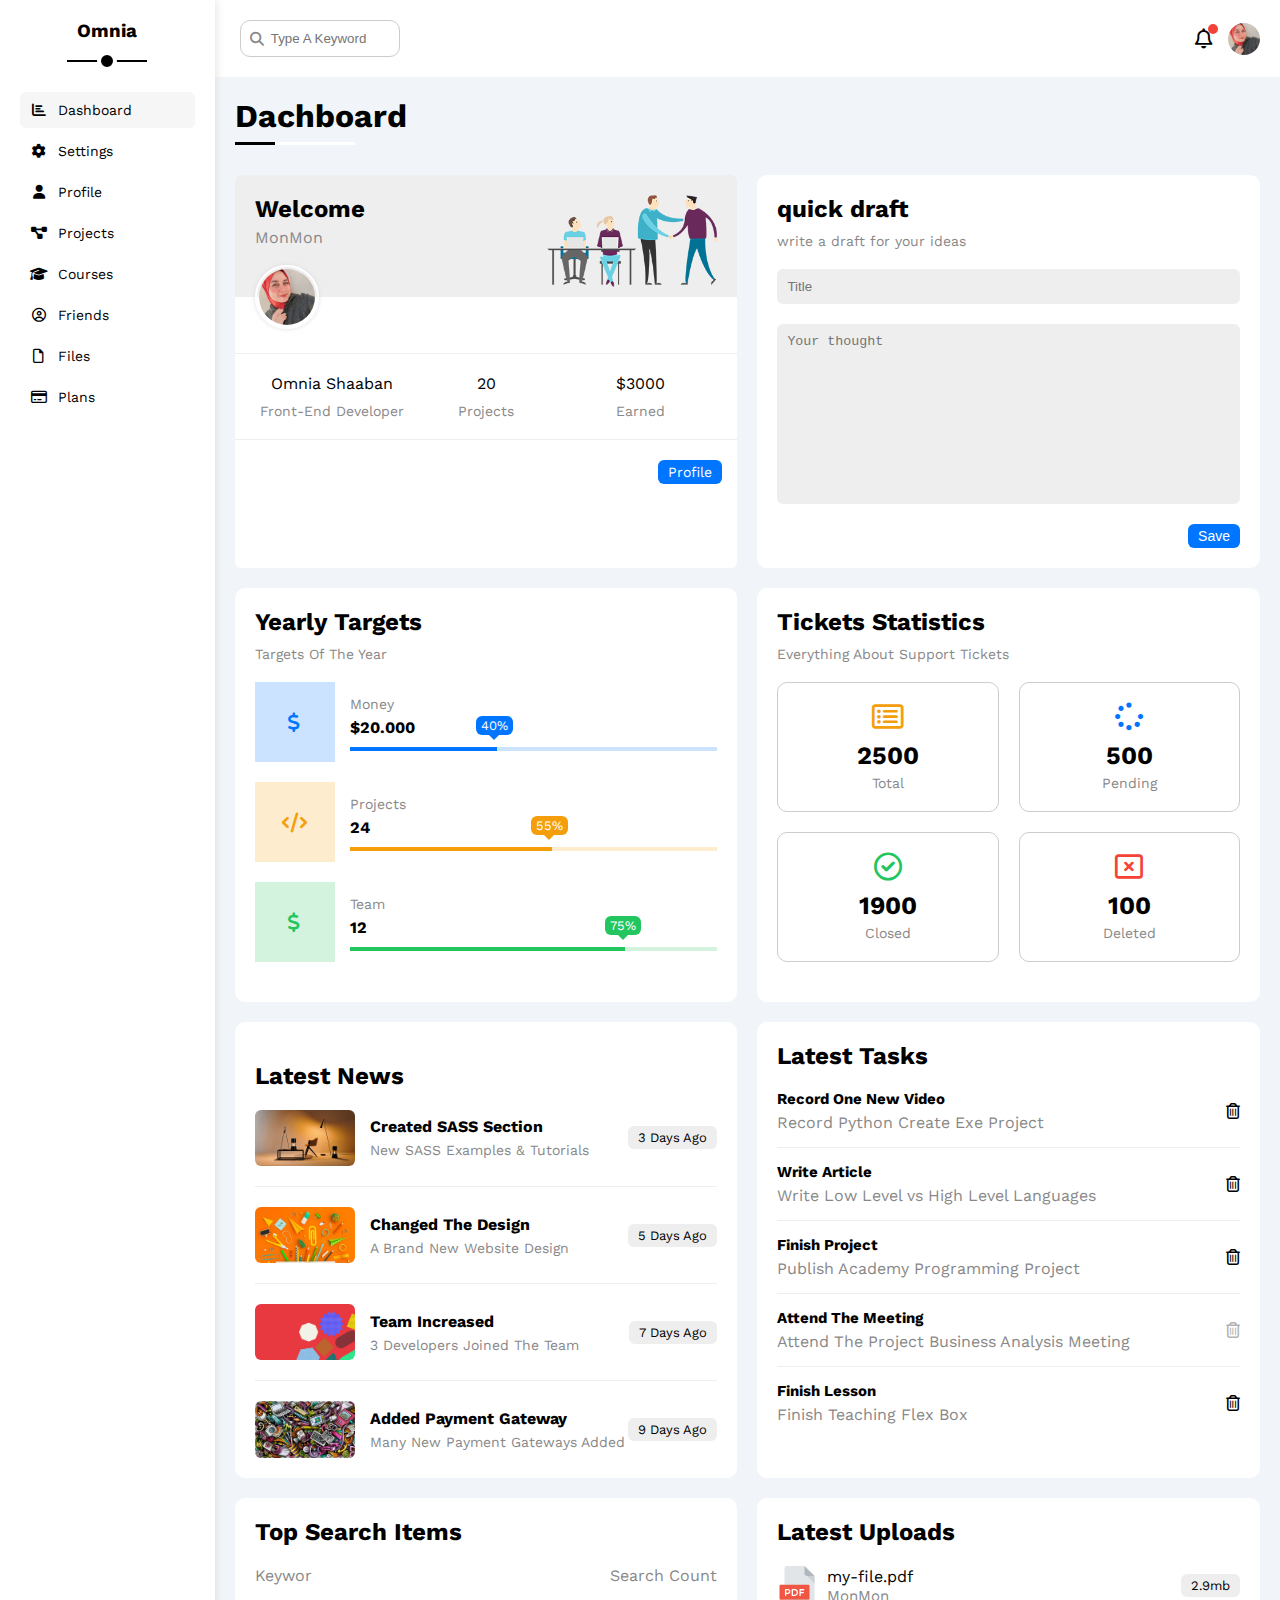
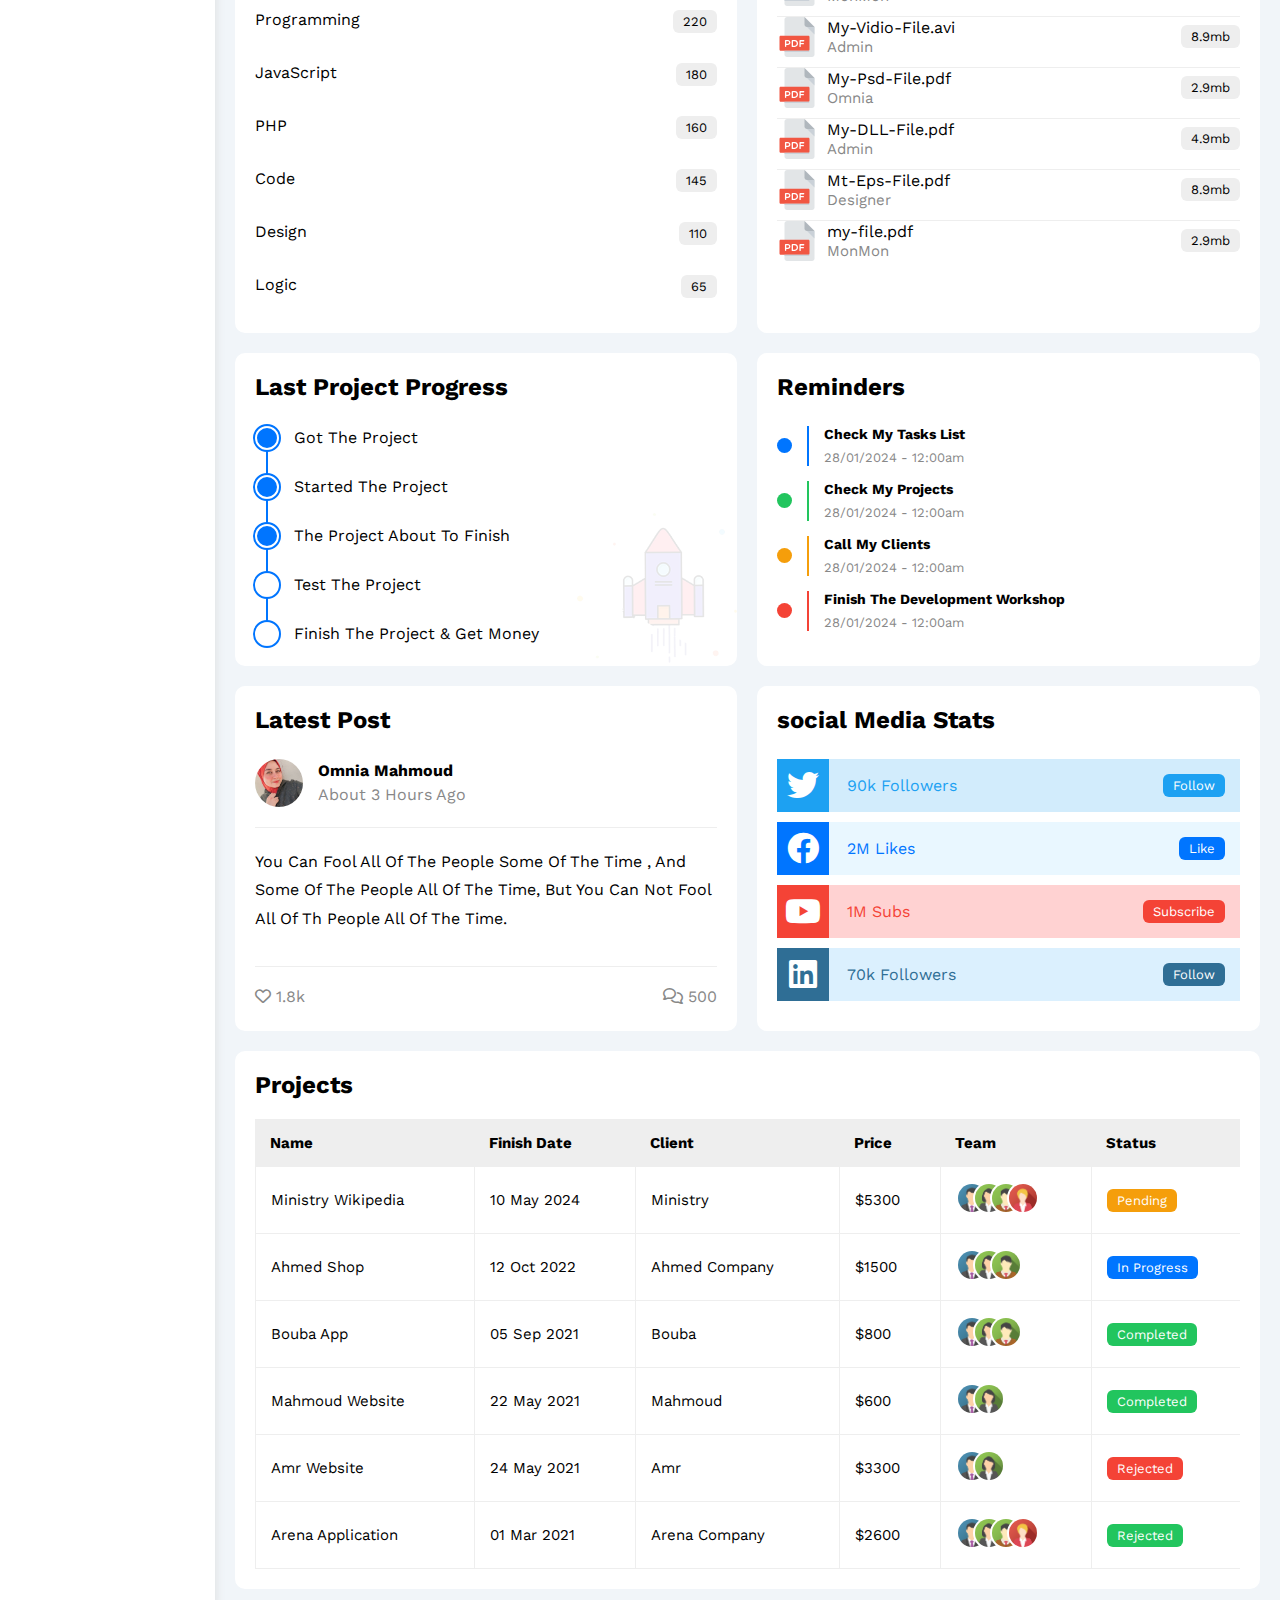
<file: index.html>
<!DOCTYPE html>
<html lang="en">
<head>
    <meta charset="UTF-8">
    <meta name="viewport" content="width=device-width, initial-scale=1.0">
    <link rel="stylesheet" href="css/all.min.css">                                                                                                                                       
    <link rel="stylesheet" href="css/framework.css">
    <link rel="stylesheet" href="css/master.css">  
    <link rel="preconnect" href="https://fonts.googleapis.com">
    <link rel="preconnect" href="https://fonts.googleapis.com">
    <link rel="preconnect" href="https://fonts.gstatic.com" crossorigin>
    <link href="https://fonts.googleapis.com/css2?family=Open+Sans:ital,wght@1,300;1,600;1,700;1,800&family=Work+Sans:ital,wght@0,200;0,400;0,500;0,700;0,800;1,100;1,600&display=swap" rel="stylesheet">
    <title>Dashboard</title>
</head>
<body>
    <div class="page d-flex">
        <div class="sidebar bg-white p-20 p-relative">
            <h3 class="p-relative txt-c mt-0">Omnia</h3>
            <ul >
                <li>
                    <a class="active d-flex align-center fs-14 c-black rad-6 p-10" href="index.html">
                        <i class="fa-solid fa-chart-bar fa-fw"></i>
                        <span class="c-black">Dashboard</span>
                    </a>
                </li>
                <li>
                    <a class=" d-flex align-center fs-14 c-black rad-6 p-10" href="settings.html">
                        <i class="fa-solid fa-gear fa-fw"></i>
                        <span class="c-black">Settings</span>
                    </a>
                </li>
                <li>
                    <a class=" d-flex align-center fs-14 c-black rad-6 p-10" href="profile.html">
                        <i class="fa-solid fa-user fa-fw"></i>
                        <span class="c-black">Profile</span>
                    </a>
                </li>
                <li>
                    <a class=" d-flex align-center fs-14 c-black rad-6 p-10" href="projects.html">
                        <i class="fa-solid fa-diagram-project fa-fw"></i>
                        <span class="c-black">Projects</span>
                    </a>
                </li>
                <li>
                    <a class=" d-flex align-center fs-14 c-black rad-6 p-10" href="courses.html">
                        <i class="fa-solid fa-graduation-cap fa-fw"></i>
                        <span class="c-black">Courses</span>
                    </a>
                </li>
                <li>
                    <a class=" d-flex align-center fs-14 c-black rad-6 p-10" href="friends.html">
                        <i class="fa-regular fa-circle-user fa-fw"></i>
                        <span class="c-black">Friends</span>
                    </a>
                </li>
                <li>
                    <a class=" d-flex align-center fs-14 c-black rad-6 p-10" href="files.html">
                        <i class="fa-regular fa-file fa-fw"></i>
                        <span class="c-black">Files</span>
                    </a>
                </li>
                <li>
                    <a class=" d-flex align-center fs-14 c-black rad-6 p-10" href="plans.html">
                        <i class="fa-regular fa-credit-card fa-fw"></i>
                        <span class="c-black">Plans</span>
                    </a>
                </li>
            </ul>
        </div>
        <div class="content w-full">
            <!-- start head  -->
            <div class="head  bg-white p-20 between-flex ">
                    <div class="search p-relative ">
                        <input class="p-10" type="search" placeholder="Type A Keyword">
                    </div>
                    <div class="icons d-flex align-center" >
                        <span class="notification p-relative">
                            <i class="fa-regular fa-bell fa-lg"></i>
                        </span>                              
                        <img class="rad-half" src="images/omnia-profile.jpg" alt="">
                    </div>
            </div>
            <!-- end head  -->
            <h1 class="p-relative">Dachboard</h1>
            <div class="wrapper d-grid gap-20">
                <!-- start welcome widget  -->
                <div class="welcome bg-white rad-6 txt-c-mobile block-mobile ">
                    <div class="intro p-20 d-flex space-between bg-eee">
                        <div>
                            <h2 class="m-0">Welcome</h2>
                            <p class="c-grey mt-5">MonMon</p>
                        </div>
                        <img class="hide-mobile" src="images/welcome.png" alt="">
                    </div>
                    <img src="images/omnia-profile.jpg" alt="" class="avatar">
                    <div class="body txt-c d-flex p-20 mt-20 mb-20 block-mobile "> 
                        <div>Omnia Shaaban <span class="d-block c-grey fs-14 mt-10">Front-End Developer</span></div>
                        <div>20 <span class="d-block c-grey fs-14 mt-10">Projects</span></div>
                        <div>$3000<span class="d-block c-grey fs-14 mt-10">Earned</span></div>
                    </div>
                    <a href="profile.html" class="visit d-block fs-14 bg-blue c-white w-fit btn-shape">Profile</a>
                </div>
                <!-- end welcome widget  -->
                <!-- start quick draft widget  -->
                <div class="quick-draft p-20 bg-white rad-10 gap-20 ">
                    <h2 class=" mt-0 mb-10 "> quick draft</h2>
                    <p class=" mt-0 mb-20 c-grey fs-14">write a draft for your ideas </p>
                    <form>
                        <input  class="d-block mb-20 w-full p-10 b-none bg-eee rad-6" type="text" placeholder="Title">
                        <textarea class="d-block mb-20 w-full p-10 b-none bg-eee rad-6" placeholder="Your thought"></textarea>
                        <input class="save d-block fs-14 bg-blue c-white b-none w-fit btn-shape" type="submit" value="Save">
                    </form>
                </div>
                <!-- end quick draft widget  -->
                <!-- start targets  -->
                <div class="targets p-20 bg-white rad-10">
                    <h2 class="mt-0 mb-10 ">Yearly Targets</h2>
                    <p class="mt-0 mb-20 c-grey fs-14">Targets Of The Year</p>
                    <div class="target-row mb-20 d-flex align-center blue">
                        <div class="icon center-flex">
                            <i class="fa-solid fa-dollar-sign fa-lg c-blue"></i>
                        </div>
                        <div class="details">
                            <span class="fs-14 c-grey">Money</span>
                            <span class="d-block mt-5 mb-10 fw-bold">$20.000</span>
                            <div class="progress p-relative">
                                <span class="bg-blue blue" style="width: 40%;">
                                <span class="bg-blue">40%</span>
                            </span>
                            </div>
                        </div>
                    </div>
                    <div class="target-row mb-20 d-flex align-center orange">
                        <div class="icon center-flex">
                            <i class="fa-solid fa-code fa-lg c-orange"></i>
                        </div>
                        <div class="details">
                            <span class="fs-14 c-grey">Projects</span>
                            <span class="d-block mt-5 mb-10 fw-bold">24</span>
                            <div class="progress p-relative">
                                <span class="bg-orange orange" style="width: 55%;">
                                <span class="bg-orange">55%</span>
                            </span>
                            </div>
                        </div>
                    </div>
                    <div class="target-row mb-20 d-flex align-center green">
                        <div class="icon center-flex">
                            <i class="fa-solid fa-dollar-sign fa-lg c-green"></i>
                        </div>
                        <div class="details">
                            <span class="fs-14 c-grey">Team</span>
                            <span class="d-block mt-5 mb-10 fw-bold">12</span>
                            <div class="progress p-relative">
                                <span class="bg-green green" style="width: 75%;">
                                <span class="bg-green">75%</span>
                            </span>
                            </div>
                        </div>
                    </div>
                </div>
                <!-- end targets  -->
                <!-- start ticket  -->
                <div class="tickets p-20 bg-white rad-10" >
                    <h2 class=" mt-0 mb-10 "> Tickets Statistics</h2>
                    <p class="mt-0 mb-20 c-grey fs-14">Everything About Support Tickets</p>
                    <div class="d-flex txt-c gap-20 f-wrap">
                        <div class="box p-20 rad-10 fs-14 c-grey">
                            <i class="fa-regular fa-rectangle-list fa-2x mb-10 c-orange"></i>
                            <span class="d-block c-black fw-bold fs-25 mb-5">2500</span>
                            Total
                        </div>
                        <div class="box p-20 rad-10 fs-14 c-grey">
                            <i class="fa-solid fa-spinner fa-2x mb-10 c-blue"></i>
                            <span class="d-block c-black fw-bold fs-25 mb-5">500</span>
                            Pending
                        </div>
                        <div class="box p-20 rad-10 fs-14 c-grey">
                            <i class="fa-regular fa-circle-check fa-2x mb-10 c-green"></i>
                            <span class="d-block c-black fw-bold fs-25 mb-5">1900</span>
                            Closed
                        </div>
                        <div class="box p-20 rad-10 fs-14 c-grey">
                            <i class="fa-regular fa-rectangle-xmark fa-2x mb-10 c-red"></i>
                            <span class="d-block c-black fw-bold fs-25 mb-5">100</span>
                            Deleted
                        </div>
                    </div>
                </div>
                <!-- end ticket  -->
                <!-- start latest-news  -->
                <div class="latest-news p-20 bg-white rad-10 txt-c-mobile">
                    <h2>Latest News</h2>
                    <div class="news-row d-flex align-center" >
                        <img src="images/news-01.png" alt="">
                        <div class="info">
                            <h3>Created SASS Section</h3>
                            <p class="m-0 fs-14 c-grey">New SASS Examples & Tutorials</p>
                        </div>
                        <div class="label btn-shape bg-eee fs-13"> 3 Days Ago</div>
                    </div>
                    <div class="news-row d-flex align-center" >
                        <img src="images/news-02.png" alt="">
                        <div class="info">
                            <h3>Changed The Design</h3>
                            <p class="m-0 fs-14 c-grey">A Brand New Website Design</p>
                        </div>
                        <div class="label btn-shape bg-eee fs-13"> 5 Days Ago</div>
                    </div>
                    <div class="news-row d-flex align-center" >
                        <img src="images/news-03.png" alt="">
                        <div class="info">
                            <h3>Team Increased</h3>
                            <p class="m-0 fs-14 c-grey">3 Developers Joined The Team</p>
                        </div>
                        <div class="label btn-shape bg-eee fs-13"> 7 Days Ago</div>
                    </div>
                    <div class="news-row d-flex align-center" >
                        <img src="images/news-04.png" alt="">
                        <div class="info">
                            <h3>Added Payment Gateway</h3>
                            <p class="m-0 fs-14 c-grey">Many New Payment Gateways Added</p>
                        </div>
                        <div class="label btn-shape bg-eee fs-13"> 9 Days Ago</div>
                    </div>
                </div>
                <!-- end latest-news  -->
                <!-- start Latest Tasks  -->
                <div class="tasks p-20 bg-white rad-10 txt-c-mobile">
                    <h2 class="mt-0 mb-20">Latest Tasks</h2>
                    <div class="task-row  between-flex">
                        <div class="info">
                            <h3 class="mt-0 mb-5 fs-15">Record One New Video</h3>
                            <p class="m-0  c-grey">Record Python Create Exe Project</p>
                        </div>
                        <i class="fa-regular fa-trash-can delete"></i>
                    </div>
                    <div class="task-row  between-flex">
                        <div class="info">
                            <h3 class="mt-0 mb-5 fs-15">Write Article</h3>
                            <p class="m-0  c-grey">Write Low Level vs High Level Languages</p>
                        </div>
                        <i class="fa-regular fa-trash-can delete"></i>
                    </div>
                    <div class="task-row  between-flex">
                        <div class="info">
                            <h3 class="mt-0 mb-5 fs-15">Finish Project</h3>
                            <p class="m-0  c-grey">Publish Academy Programming Project</p>
                        </div>
                        <i class="fa-regular fa-trash-can delete"></i>
                    </div>
                    <div class="task-row  between-flex">
                        <div class="info">
                            <h3 class="mt-0 mb-5 fs-15">Attend The Meeting</h3>
                            <p class="m-0  c-grey">Attend The Project Business Analysis Meeting</p>
                        </div>
                        <i class="fa-regular fa-trash-can done"></i>
                    </div>
                    <div class="task-row  between-flex">
                        <div class="info">
                            <h3 class="mt-0 mb-5 fs-15">Finish Lesson</h3>
                            <p class="m-0  c-grey">Finish Teaching Flex Box</p>
                        </div>
                        <i class="fa-regular fa-trash-can delete"></i>
                    </div>
                    
                </div>
                <!-- end Latest Tasks  -->
                <!-- start top search word widget  -->
                <div class="search-items p-20 bg-white rad-10">
                    <h2 class="mt-0 mb-20">Top Search Items</h2>
                    <div class="items-head d-flex space-between c-grey mb-10">
                        <div>Keywor</div>
                        <div>Search Count</div>
                    </div>
                    <div class="items d-flex space-between pt-15 pb-15">
                        <span>Programming</span>
                        <span class="bg-eee fs-13 btn-shape">220</span>
                    </div>
                    <div class="items d-flex space-between pt-15 pb-15">
                        <span>JavaScript</span>
                        <span class="bg-eee fs-13 btn-shape">180</span>
                    </div>
                    <div class="items d-flex space-between pt-15 pb-15">
                        <span>PHP</span>
                        <span class="bg-eee fs-13 btn-shape">160</span>
                    </div>
                    <div class="items d-flex space-between pt-15 pb-15">
                        <span>Code</span>
                        <span class="bg-eee fs-13 btn-shape">145</span>
                    </div>
                    <div class="items d-flex space-between pt-15 pb-15">
                        <span>Design</span>
                        <span class="bg-eee fs-13 btn-shape">110</span>
                    </div>
                    <div class="items d-flex space-between pt-15 pb-15">
                        <span>Logic</span>
                        <span class="bg-eee fs-13 btn-shape">65</span>
                    </div>
                </div>
                <!-- end top search word widget  -->
                <!-- start latest uploads  -->
                <div class="latest-uploads p-20 bg-white rad-10">
                    <h2 class=" mt-0 mb-20">Latest Uploads</h2>
                    <ul class="m-0">
                        <li class="between-flex pb-10">
                            <div class="d-flex align-center">
                                <img class="mr-10 w-100" src="images/pdf.svg" alt="">
                                <div>
                                    <span class="d-block">my-file.pdf</span>
                                    <span class=" fs-15 c-grey">MonMon</span>
                                </div>
                            </div>
                                <div class="bg-eee btn-shape fs-13">2.9mb</div>
                        </li>
                        <li class="between-flex pb-10">
                            <div class="d-flex align-center">
                                <img class="mr-10 w-100" src="images/pdf.svg" alt="">
                                <div>
                                    <span class="d-block">My-Vidio-File.avi</span>
                                    <span class=" fs-15 c-grey">Admin</span>
                                </div>
                            </div>
                                <div class="bg-eee btn-shape fs-13">8.9mb</div>
                        </li>
                        <li class="between-flex pb-10">
                            <div class="d-flex align-center">
                                <img class="mr-10 w-100" src="images/pdf.svg" alt="">
                                <div>
                                    <span class="d-block">My-Psd-File.pdf</span>
                                    <span class=" fs-15 c-grey">Omnia</span>
                                </div>
                            </div>
                                <div class="bg-eee btn-shape fs-13">2.9mb</div>
                        </li>
                        <li class="between-flex pb-10">
                            <div class="d-flex align-center">
                                <img class="mr-10 w-100" src="images/pdf.svg" alt="">
                                <div>
                                    <span class="d-block">My-DLL-File.pdf</span>
                                    <span class=" fs-15 c-grey">Admin</span>
                                </div>
                            </div>
                                <div class="bg-eee btn-shape fs-13">4.9mb</div>
                        </li>
                        <li class="between-flex pb-10">
                            <div class="d-flex align-center">
                                <img class="mr-10 w-100" src="images/pdf.svg" alt="">
                                <div>
                                    <span class="d-block">Mt-Eps-File.pdf</span>
                                    <span class=" fs-15 c-grey">Designer</span>
                                </div>
                            </div>
                                <div class="bg-eee btn-shape fs-13">8.9mb</div>
                        </li>
                        <li class="between-flex pb-10">
                            <div class="d-flex align-center">
                                <img class="mr-10 w-100" src="images/pdf.svg" alt="">
                                <div>
                                    <span class="d-block">my-file.pdf</span>
                                    <span class=" fs-15 c-grey">MonMon</span>
                                </div>
                            </div>
                                <div class="bg-eee btn-shape fs-13">2.9mb</div>
                        </li>
                    </ul>
                </div>
                <!-- end latest uploads  -->
                <!-- start last project widgets  -->
                <div class="last-project p-20 bg-white rad-10 p-relative">
                    <h2 class="mt-0 mb-20">Last Project Progress </h2>
                    <ul class="m-0 p-relative">
                        <li class="mt-25 d-flex align-center done"> Got The Project</li>
                        <li class="mt-25 d-flex align-center done"> Started The Project</li>
                        <li class="mt-25 d-flex align-center done"> The Project About To Finish</li>
                        <li class="mt-25 d-flex align-center current"> Test The Project</li>
                        <li class="mt-25 d-flex align-center "> Finish The Project & Get Money</li>
                    </ul>
                    <img class="launch-icon hide-mobile" src="images/project.png" alt="">
                </div>
                <!-- end last project widgets  -->
                <!-- start Reminders  -->
                <div class="reminders p-20 bg-white rad-10 p-relative">
                    <h2 class="mt-0 mb-25">Reminders</h2>
                    <ul class="m-0">
                        <li class="d-flex align-center mt-15">
                            <span class="key bg-blue mr-15 d-block rad-half"></span>
                            <div class="pl-15 blue">
                                <p class="fs-14 fw-bold mt-0 mb-5">Check My Tasks List</p>
                                <span class="fs-13 c-grey">28/01/2024 - 12:00am</span>
                            </div>
                        </li>
                        <li class="d-flex align-center mt-15">
                            <span class="key bg-green mr-15 d-block rad-half"></span>
                            <div class="pl-15 green">
                                <p class="fs-14 fw-bold mt-0 mb-5">Check My Projects</p>
                                <span class="fs-13 c-grey">28/01/2024 - 12:00am</span>
                            </div>
                        </li>
                        <li class="d-flex align-center mt-15">
                            <span class="key bg-orange mr-15 d-block rad-half"></span>
                            <div class="pl-15 orange">
                                <p class="fs-14 fw-bold mt-0 mb-5">Call My Clients</p>
                                <span class="fs-13 c-grey">28/01/2024 - 12:00am</span>
                            </div>
                        </li>
                        <li class="d-flex align-center mt-15">
                            <span class="key bg-red mr-15 d-block rad-half"></span>
                            <div class="pl-15 red">
                                <p class="fs-14 fw-bold mt-0 mb-5">Finish The Development Workshop </p>
                                <span class="fs-13 c-grey">28/01/2024 - 12:00am</span>
                            </div>
                        </li>
                    </ul>
                </div>
                <!-- end Reminders  -->
                <!-- start latest post  -->
                <div class="latest-post  p-20 bg-white rad-10 p-relative">
                    <h2 class="mt-0 mb-25 ">Latest Post</h2>
                    <div class="top d-flex align-center">
                        <img class="avatar mr-15 rad-half" src="images/omnia-profile.jpg" alt="">
                        <div class="info">
                            <span class="d-block mb-5 fw-bold">Omnia Mahmoud</span>
                            <span class="c-grey">About 3 Hours Ago</span>
                        </div>
                    </div>
                    <div class="post-content txt-c-mobile pt-20 mt-20 mb-20 pt-20 pb-15">
                        you can fool all of the people some of the time , and some of the people all of the time, but you can not fool 
                        all of th people all of the time.
                    </div>
                    <div class="post-stats between-flex c-grey">
                        <div>
                            <i class="fa-regular fa-heart"></i>
                            <span>1.8k</span>
                        </div>
                        <div>
                            <i class="fa-regular fa-comments "></i>
                            <span>500</span>
                        </div>
                    </div>
                </div>
                <!-- end latest post  -->
                <!-- start social media  -->
                <div class="social-media  p-20 bg-white rad-10 p-relative">
                    <h2 class="mt-0 mb-25 ">social Media Stats</h2>
                    <div class="box twitter p-15 p-relative mb-10 between-flex">
                        <i class="fa-brands fa-twitter fa-2x c-white h-full center-flex"></i>
                        <span>90k Followers</span>
                        <a class="fs-13 c-white btn-shape" href="#">Follow</a>
                    </div>
                    <div class="box facebook p-15 p-relative mb-10 between-flex">
                        <i class="fa-brands fa-facebook fa-2x c-white h-full center-flex"></i>
                        <span>2M Likes</span>
                        <a class="fs-13 c-white btn-shape" href="#">Like</a>
                    </div>
                    <div class="box youtube p-15 p-relative mb-10 between-flex">
                        <i class="fa-brands fa-youtube fa-2x c-white h-full center-flex"></i>
                        <span>1M Subs</span>
                        <a class="fs-13 c-white btn-shape" href="#">Subscribe</a>
                    </div>
                    <div class="box linkedin p-15 p-relative mb-10 between-flex">
                        <i class="fa-brands fa-linkedin fa-2x c-white h-full center-flex"></i>
                        <span>70k Followers</span>
                        <a class="fs-13 c-white btn-shape" href="#">Follow</a>
                    </div>
                </div>
                <!-- end social media  -->
            </div>
            <!-- start projects table  -->
            <div class="projects p-20 bg-white rad-10 m-20">
                <h2 class="mt-0 mb-20">Projects</h2>
                <div class="responsive-table">
                    <table class="fs-15 w-full">
                        <thead>
                            <tr>
                                <td>Name</td>
                                <td>Finish Date</td>
                                <td>Client</td>
                                <td>Price</td>
                                <td>Team</td>
                                <td>Status</td>
                            </tr>
                        </thead>
                        <tbody>
                            <tr>
                                <td>Ministry Wikipedia</td>
                                <td>10 May 2024</td>
                                <td>Ministry</td>
                                <td>$5300</td>
                                <td>
                                    <img src="images/team-01.png" alt="">
                                    <img src="images/team-02.png" alt="">
                                    <img src="images/team-03.png" alt="">
                                    <img src="images/team-05.png" alt="">
                                </td>
                                <td>
                                    <span class="label bg-orange c-white btn-shape">Pending</span>
                                </td>
                            </tr>
                            <tr>
                                <td>Ahmed Shop	</td>
                                <td>12 Oct 2022</td>
                                <td>Ahmed Company</td>
                                <td>$1500</td>
                                <td>
                                    <img src="images/team-01.png" alt="">
                                    <img src="images/team-02.png" alt="">
                                    <img src="images/team-03.png" alt="">
                                </td>
                                <td>
                                    <span class="label bg-blue c-white btn-shape">In Progress</span>
                                </td>
                            </tr>
                            <tr>
                                <td>Bouba App</td>
                                <td>05 Sep 2021</td>
                                <td>Bouba</td>
                                <td>$800</td>
                                <td>
                                    <img src="images/team-01.png" alt="">
                                    <img src="images/team-02.png" alt="">
                                    <img src="images/team-03.png" alt="">
                                </td>
                                <td>
                                    <span class="label bg-green c-white btn-shape">Completed</span>
                                </td>
                            </tr>
                            <tr>
                                <td>Mahmoud Website</td>
                                <td>22 May 2021</td>
                                <td>Mahmoud</td>
                                <td>$600</td>
                                <td>
                                    <img src="images/team-01.png" alt="">
                                    <img src="images/team-02.png" alt="">
                                </td>
                                <td>
                                    <span class="label bg-green c-white btn-shape">Completed</span>
                                </td>
                            </tr>
                            <tr>
                                <td>Amr Website</td>
                                <td>24 May 2021</td>
                                <td>Amr</td>
                                <td>$3300</td>
                                <td>
                                    <img src="images/team-01.png" alt="">
                                    <img src="images/team-02.png" alt="">
                                </td>
                                <td>
                                    <span class="label bg-red c-white btn-shape">Rejected</span>
                                </td>
                            </tr>
                            <tr>
                                <td>Arena Application</td>
                                <td>01 Mar 2021</td>
                                <td>Arena Company</td>
                                <td>$2600</td>
                                <td>
                                    <img src="images/team-01.png" alt="">
                                    <img src="images/team-02.png" alt="">
                                    <img src="images/team-03.png" alt="">
                                    <img src="images/team-05.png" alt="">
                                </td>
                                <td>
                                    <span class="label bg-green c-white btn-shape">Rejected</span>
                                </td>
                            </tr>
                        </tbody>
                    </table>
                </div>
            </div>
            <!-- end projects table  -->
        </div>
    </div>
</body>
</html>
</file>
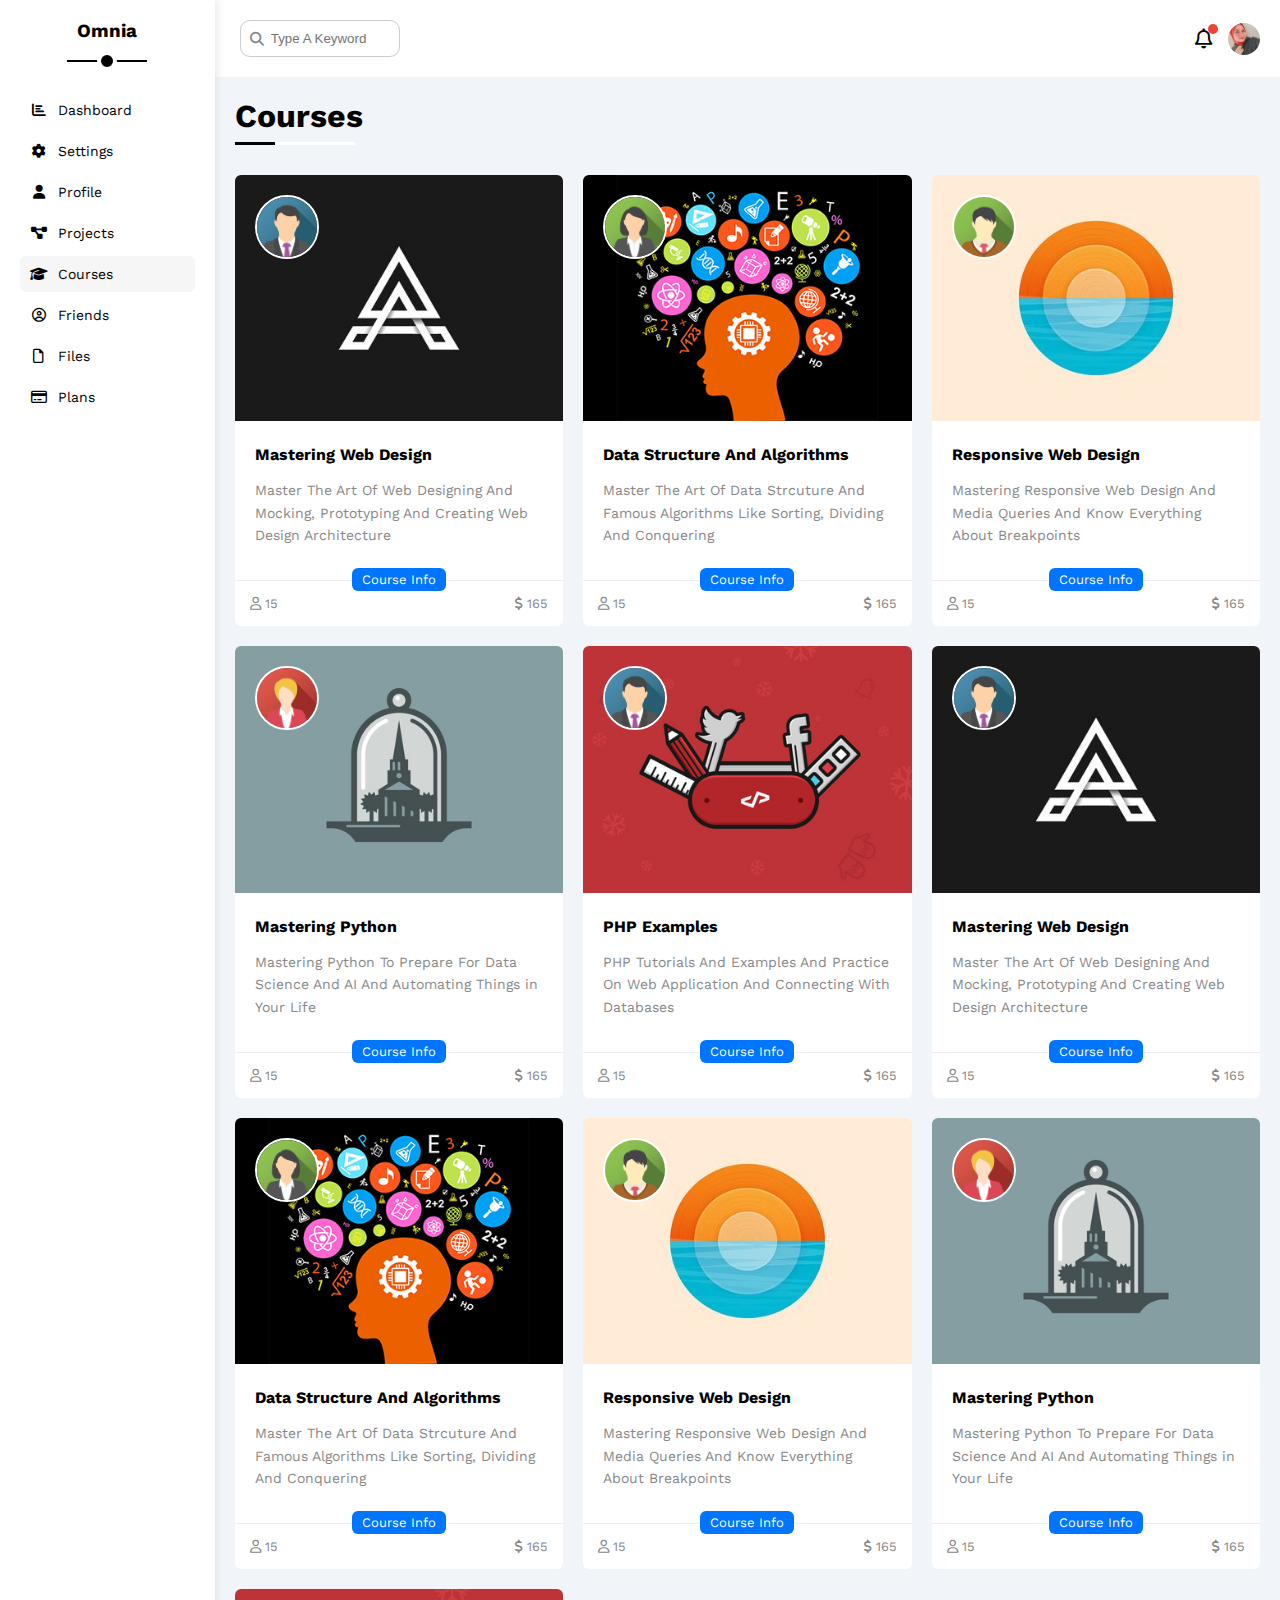
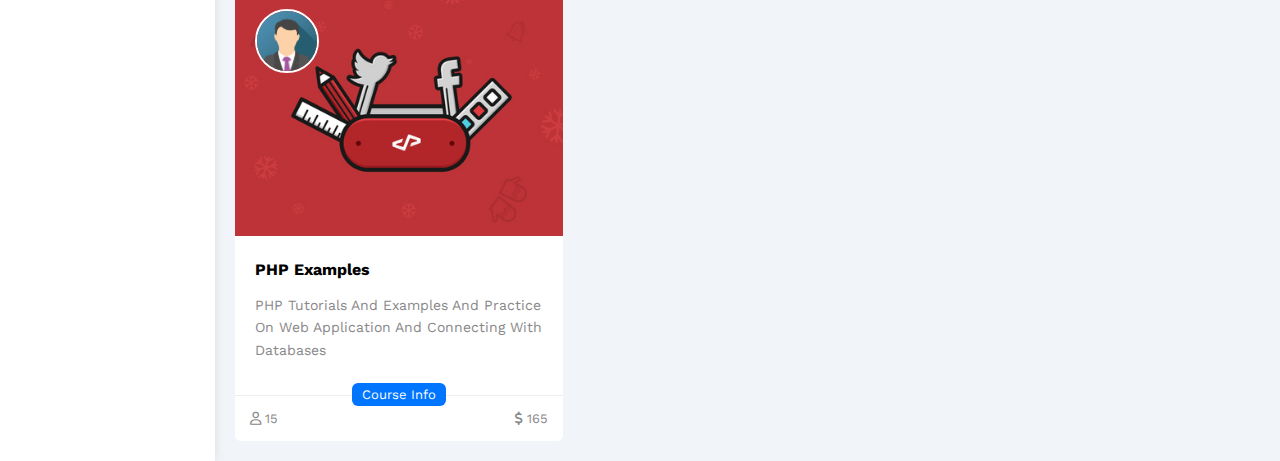
<file: courses.html>
<!DOCTYPE html>
<html lang="en">
<head>
    <meta charset="UTF-8">
    <meta name="viewport" content="width=device-width, initial-scale=1.0">
    <link rel="stylesheet" href="css/all.min.css">                                                                                                                                       
    <link rel="stylesheet" href="css/framework.css">
    <link rel="stylesheet" href="css/master.css">  
    <link rel="preconnect" href="https://fonts.googleapis.com">
    <link rel="preconnect" href="https://fonts.googleapis.com">
    <link rel="preconnect" href="https://fonts.gstatic.com" crossorigin>
    <link href="https://fonts.googleapis.com/css2?family=Open+Sans:ital,wght@1,300;1,600;1,700;1,800&family=Work+Sans:ital,wght@0,200;0,400;0,500;0,700;0,800;1,100;1,600&display=swap" rel="stylesheet">
    <title>Courses</title>
</head>
<body>
    <div class="page d-flex">
        <div class="sidebar bg-white p-20 p-relative">
            <h3 class="p-relative txt-c mt-0">Omnia</h3>
            <ul >
                <li>
                    <a class=" d-flex align-center fs-14 c-black rad-6 p-10" href="index.html">
                        <i class="fa-solid fa-chart-bar fa-fw"></i>
                        <span class="c-black">Dashboard</span>
                    </a>
                </li>
                <li>
                    <a class=" d-flex align-center fs-14 c-black rad-6 p-10" href="settings.html">
                        <i class="fa-solid fa-gear fa-fw"></i>
                        <span class="c-black">Settings</span>
                    </a>
                </li>
                <li>
                    <a class=" d-flex align-center fs-14 c-black rad-6 p-10" href="profile.html">
                        <i class="fa-solid fa-user fa-fw"></i>
                        <span class="c-black">Profile</span>
                    </a>
                </li>
                <li>
                    <a class=" d-flex align-center fs-14 c-black rad-6 p-10" href="projects.html">
                        <i class="fa-solid fa-diagram-project fa-fw"></i>
                        <span class="c-black">Projects</span>
                    </a>
                </li>
                <li>
                    <a class="active d-flex align-center fs-14 c-black rad-6 p-10" href="courses.html">
                        <i class="fa-solid fa-graduation-cap fa-fw"></i>
                        <span class="c-black">Courses</span>
                    </a>
                </li>
                <li>
                    <a class=" d-flex align-center fs-14 c-black rad-6 p-10" href="friends.html">
                        <i class="fa-regular fa-circle-user fa-fw"></i>
                        <span class="c-black">Friends</span>
                    </a>
                </li>
                <li>
                    <a class=" d-flex align-center fs-14 c-black rad-6 p-10" href="files.html">
                        <i class="fa-regular fa-file fa-fw"></i>
                        <span class="c-black">Files</span>
                    </a>
                </li>
                <li>
                    <a class=" d-flex align-center fs-14 c-black rad-6 p-10" href="plans.html">
                        <i class="fa-regular fa-credit-card fa-fw"></i>
                        <span class="c-black">Plans</span>
                    </a>
                </li>
            </ul>
        </div>
        <div class="content w-full">

            <!-- start head  -->
            <div class="head  bg-white p-20 between-flex ">
                    <div class="search p-relative">
                        <input class="p-10" type="search" placeholder="Type A Keyword">
                    </div>
                    <div class="icons d-flex align-center" >
                        <span class="notification p-relative">
                            <i class="fa-regular fa-bell fa-lg"></i>
                        </span>                              
                        <img class="rad-half" src="images/omnia-profile.jpg" alt="">
                    </div>
            </div>
            <!-- end head  -->
            <h1 class="p-relative">Courses</h1>
            <div class="courses-page d-grid m-20 gap-20">
                <div class="course bg-white rad-6 p-relative">
                    <img class="cover" src="images/course-01.jpg" alt="">
                    <img class="instractor" src="images/team-01.png" alt="">
                    <div class="p-20">
                        <h4 class="m-0">Mastering Web Design</h4>
                            <p class="description c-grey mt-15 fs-14">Master The Art Of Web Designing And Mocking, Prototyping And Creating Web Design Architecture</p>
                    </div>
                    <div class="info p-15 p-relative between-flex">
                        <span class="title bg-blue c-white btn-shape">Course Info</span>
                        <span class="c-grey">
                            <i class="fa-regular fa-user"></i>
                            15
                        </span>
                        <span class="c-grey">
                            <i class="fa-solid fa-dollar-sign"></i>
                            165
                        </span>
                    </div>
                </div>
                <div class="course bg-white rad-6 p-relative">
                    <img class="cover" src="images/course-02.jpg" alt="">
                    <img class="instractor" src="images/team-02.png" alt="">
                    <div class="p-20">
                        <h4 class="m-0">Data Structure And Algorithms</h4>
                            <p class="description c-grey mt-15 fs-14">Master The Art Of Data Strcuture And Famous Algorithms Like Sorting, Dividing And Conquering

                            </p>
                    </div>
                    <div class="info p-15 p-relative between-flex">
                        <span class="title bg-blue c-white btn-shape">Course Info</span>
                        <span class="c-grey">
                            <i class="fa-regular fa-user"></i>
                            15
                        </span>
                        <span class="c-grey">
                            <i class="fa-solid fa-dollar-sign"></i>
                            165
                        </span>
                    </div>
                </div>

                <div class="course bg-white rad-6 p-relative">
                    <img class="cover" src="images/course-03.jpg" alt="">
                    <img class="instractor" src="images/team-03.png" alt="">
                    <div class="p-20">
                        <h4 class="m-0">Responsive Web Design</h4>
                            <p class="description c-grey mt-15 fs-14">Mastering Responsive Web Design And Media Queries And Know Everything About Breakpoints
                            </p>
                    </div>
                    <div class="info p-15 p-relative between-flex">
                        <span class="title bg-blue c-white btn-shape">Course Info</span>
                        <span class="c-grey">
                            <i class="fa-regular fa-user"></i>
                            15
                        </span>
                        <span class="c-grey">
                            <i class="fa-solid fa-dollar-sign"></i>
                            165
                        </span>
                    </div>
                </div>
                <div class="course bg-white rad-6 p-relative">
                    <img class="cover" src="images/course-04.jpg" alt="">
                    <img class="instractor" src="images/team-05.png" alt="">
                    <div class="p-20">
                        <h4 class="m-0">Mastering Python</h4>
                            <p class="description c-grey mt-15 fs-14">Mastering Python To Prepare For Data Science And AI And Automating Things in Your Life
                            </p>
                    </div>
                    <div class="info p-15 p-relative between-flex">
                        <span class="title bg-blue c-white btn-shape">Course Info</span>
                        <span class="c-grey">
                            <i class="fa-regular fa-user"></i>
                            15
                        </span>
                        <span class="c-grey">
                            <i class="fa-solid fa-dollar-sign"></i>
                            165
                        </span>
                    </div>
                </div>
                <div class="course bg-white rad-6 p-relative">
                    <img class="cover" src="images/course-05.jpg" alt="">
                    <img class="instractor" src="images/team-01.png" alt="">
                    <div class="p-20">
                        <h4 class="m-0">PHP Examples</h4>
                            <p class="description c-grey mt-15 fs-14">PHP Tutorials And Examples And Practice On Web Application And Connecting With Databases
                            </p>
                    </div>
                    <div class="info p-15 p-relative between-flex">
                        <span class="title bg-blue c-white btn-shape">Course Info</span>
                        <span class="c-grey">
                            <i class="fa-regular fa-user"></i>
                            15
                        </span>
                        <span class="c-grey">
                            <i class="fa-solid fa-dollar-sign"></i>
                            165
                        </span>
                    </div>
                </div>
                <div class="course bg-white rad-6 p-relative">
                    <img class="cover" src="images/course-01.jpg" alt="">
                    <img class="instractor" src="images/team-01.png" alt="">
                    <div class="p-20">
                        <h4 class="m-0">Mastering Web Design</h4>
                            <p class="description c-grey mt-15 fs-14">Master The Art Of Web Designing And Mocking, Prototyping And Creating Web Design Architecture</p>
                    </div>
                    <div class="info p-15 p-relative between-flex">
                        <span class="title bg-blue c-white btn-shape">Course Info</span>
                        <span class="c-grey">
                            <i class="fa-regular fa-user"></i>
                            15
                        </span>
                        <span class="c-grey">
                            <i class="fa-solid fa-dollar-sign"></i>
                            165
                        </span>
                    </div>
                </div>
                <div class="course bg-white rad-6 p-relative">
                    <img class="cover" src="images/course-02.jpg" alt="">
                    <img class="instractor" src="images/team-02.png" alt="">
                    <div class="p-20">
                        <h4 class="m-0">Data Structure And Algorithms</h4>
                            <p class="description c-grey mt-15 fs-14">Master The Art Of Data Strcuture And Famous Algorithms Like Sorting, Dividing And Conquering

                            </p>
                    </div>
                    <div class="info p-15 p-relative between-flex">
                        <span class="title bg-blue c-white btn-shape">Course Info</span>
                        <span class="c-grey">
                            <i class="fa-regular fa-user"></i>
                            15
                        </span>
                        <span class="c-grey">
                            <i class="fa-solid fa-dollar-sign"></i>
                            165
                        </span>
                    </div>
                </div>

                <div class="course bg-white rad-6 p-relative">
                    <img class="cover" src="images/course-03.jpg" alt="">
                    <img class="instractor" src="images/team-03.png" alt="">
                    <div class="p-20">
                        <h4 class="m-0">Responsive Web Design</h4>
                            <p class="description c-grey mt-15 fs-14">Mastering Responsive Web Design And Media Queries And Know Everything About Breakpoints
                            </p>
                    </div>
                    <div class="info p-15 p-relative between-flex">
                        <span class="title bg-blue c-white btn-shape">Course Info</span>
                        <span class="c-grey">
                            <i class="fa-regular fa-user"></i>
                            15
                        </span>
                        <span class="c-grey">
                            <i class="fa-solid fa-dollar-sign"></i>
                            165
                        </span>
                    </div>
                </div>
                <div class="course bg-white rad-6 p-relative">
                    <img class="cover" src="images/course-04.jpg" alt="">
                    <img class="instractor" src="images/team-05.png" alt="">
                    <div class="p-20">
                        <h4 class="m-0">Mastering Python</h4>
                            <p class="description c-grey mt-15 fs-14">Mastering Python To Prepare For Data Science And AI And Automating Things in Your Life
                            </p>
                    </div>
                    <div class="info p-15 p-relative between-flex">
                        <span class="title bg-blue c-white btn-shape">Course Info</span>
                        <span class="c-grey">
                            <i class="fa-regular fa-user"></i>
                            15
                        </span>
                        <span class="c-grey">
                            <i class="fa-solid fa-dollar-sign"></i>
                            165
                        </span>
                    </div>
                </div>
                <div class="course bg-white rad-6 p-relative">
                    <img class="cover" src="images/course-05.jpg" alt="">
                    <img class="instractor" src="images/team-01.png" alt="">
                    <div class="p-20">
                        <h4 class="m-0">PHP Examples</h4>
                            <p class="description c-grey mt-15 fs-14">PHP Tutorials And Examples And Practice On Web Application And Connecting With Databases
                            </p>
                    </div>
                    <div class="info p-15 p-relative between-flex">
                        <span class="title bg-blue c-white btn-shape">Course Info</span>
                        <span class="c-grey">
                            <i class="fa-regular fa-user"></i>
                            15
                        </span>
                        <span class="c-grey">
                            <i class="fa-solid fa-dollar-sign"></i>
                            165
                        </span>
                    </div>
                </div>
            </div>
        
        </div>
    </div>
</body>
</html>
</file>
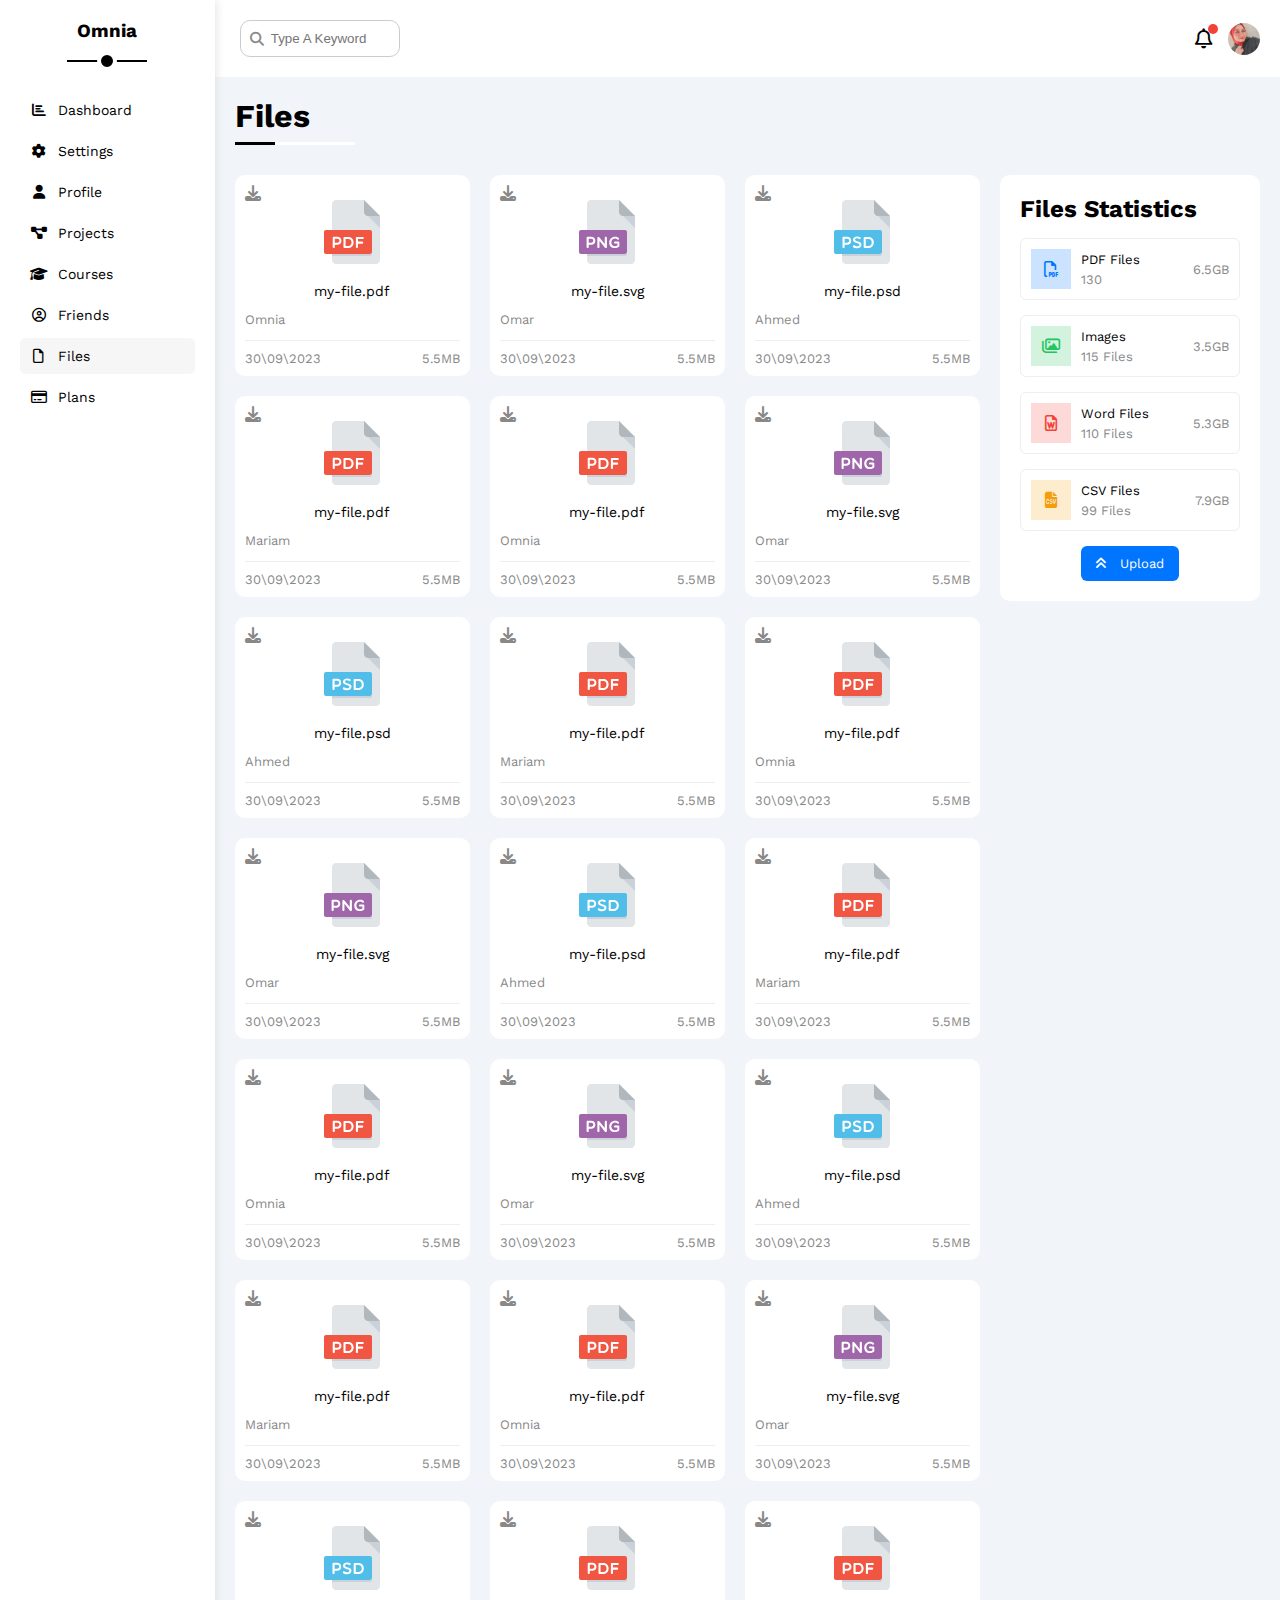
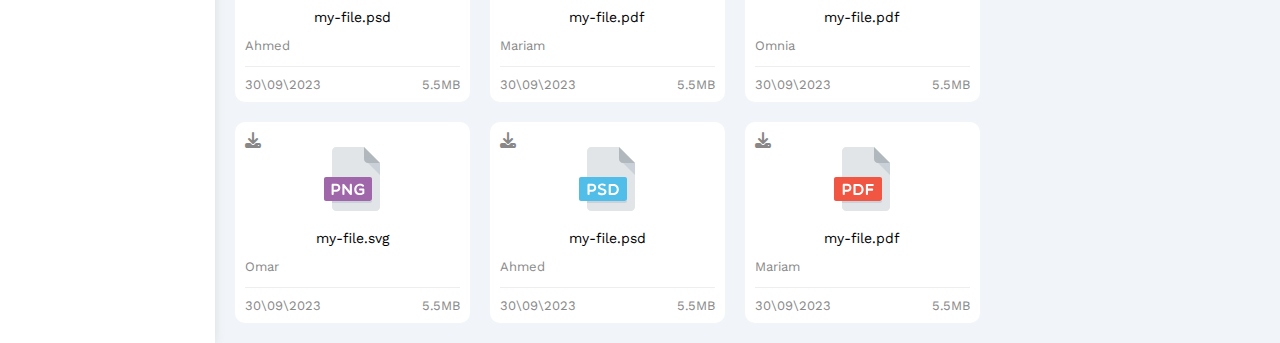
<file: files.html>
<!DOCTYPE html>
<html lang="en">
<head>
    <meta charset="UTF-8">
    <meta name="viewport" content="width=device-width, initial-scale=1.0">
    <link rel="stylesheet" href="css/all.min.css">                                                                                                                                       
    <link rel="stylesheet" href="css/framework.css">
    <link rel="stylesheet" href="css/master.css">  
    <link rel="preconnect" href="https://fonts.googleapis.com">
    <link rel="preconnect" href="https://fonts.googleapis.com">
    <link rel="preconnect" href="https://fonts.gstatic.com" crossorigin>
    <link href="https://fonts.googleapis.com/css2?family=Open+Sans:ital,wght@1,300;1,600;1,700;1,800&family=Work+Sans:ital,wght@0,200;0,400;0,500;0,700;0,800;1,100;1,600&display=swap" rel="stylesheet">
    <title>Files</title>
</head>
<body>
    <div class="page d-flex">
        <div class="sidebar bg-white p-20 p-relative">
            <h3 class="p-relative txt-c mt-0">Omnia</h3>
            <ul >
                <li>
                    <a class=" d-flex align-center fs-14 c-black rad-6 p-10" href="index.html">
                        <i class="fa-solid fa-chart-bar fa-fw"></i>
                        <span class="c-black">Dashboard</span>
                    </a>
                </li>
                <li>
                    <a class=" d-flex align-center fs-14 c-black rad-6 p-10" href="settings.html">
                        <i class="fa-solid fa-gear fa-fw"></i>
                        <span class="c-black">Settings</span>
                    </a>
                </li>
                <li>
                    <a class=" d-flex align-center fs-14 c-black rad-6 p-10" href="profile.html">
                        <i class="fa-solid fa-user fa-fw"></i>
                        <span class="c-black">Profile</span>
                    </a>
                </li>
                <li>
                    <a class=" d-flex align-center fs-14 c-black rad-6 p-10" href="projects.html">
                        <i class="fa-solid fa-diagram-project fa-fw"></i>
                        <span class="c-black">Projects</span>
                    </a>
                </li>
                <li>
                    <a class=" d-flex align-center fs-14 c-black rad-6 p-10" href="courses.html">
                        <i class="fa-solid fa-graduation-cap fa-fw"></i>
                        <span class="c-black">Courses</span>
                    </a>
                </li>
                <li>
                    <a class=" d-flex align-center fs-14 c-black rad-6 p-10" href="friends.html">
                        <i class="fa-regular fa-circle-user fa-fw"></i>
                        <span class="c-black">Friends</span>
                    </a>
                </li>
                <li>
                    <a class="active d-flex align-center fs-14 c-black rad-6 p-10" href="files.html">
                        <i class="fa-regular fa-file fa-fw"></i>
                        <span class="c-black">Files</span>
                    </a>
                </li>
                <li>
                    <a class=" d-flex align-center fs-14 c-black rad-6 p-10" href="plans.html">
                        <i class="fa-regular fa-credit-card fa-fw"></i>
                        <span class="c-black">Plans</span>
                    </a>
                </li>
            </ul>
        </div>
        <div class="content w-full">

            <!-- start head  -->
            <div class="head  bg-white p-20 between-flex ">
                    <div class="search p-relative">
                        <input class="p-10" type="search" placeholder="Type A Keyword">
                    </div>
                    <div class="icons d-flex align-center" >
                        <span class="notification p-relative">
                            <i class="fa-regular fa-bell fa-lg"></i>
                        </span>                              
                        <img class="rad-half" src="images/omnia-profile.jpg" alt="">
                    </div>
            </div>
            <!-- end head  -->
            <h1 class="p-relative">Files</h1>
            <div class="files-page d-flex m-20 gap-20">
                <div class="files-stats p-20 bg-white rad-10">
                    <h2 class="mt-0 mb-15 txt-c-mobile">Files Statistics</h2>
                    <div class="d-flex align-center border-eee p-10 rad-6 mb-15 fs-13">
                        <i class="fa-regular fa-file-pdf fa-lg blue center-flex  c-blue icon"></i>
                        <div class="info">
                            <span>PDF Files</span>
                            <span class="c-grey d-block mt-5">130</span>
                        </div>
                        <div class="size c-grey">6.5GB</div>
                    </div>
                    <div class="d-flex align-center border-eee p-10 rad-6 mb-15 fs-13">
                        <i class="fa-regular fa-images fa-lg green center-flex  c-green icon"></i>
                        <div class="info">
                            <span>Images</span>
                            <span class="c-grey d-block mt-5">115 Files</span>
                        </div>
                        <div class="size c-grey">3.5GB</div>
                    </div>
                    <div class="d-flex align-center border-eee p-10 rad-6 mb-15 fs-13">
                        <i class="fa-regular fa-file-word fa-lg red center-flex  c-red icon"></i>
                        <div class="info">
                            <span>Word Files</span>
                            <span class="c-grey d-block mt-5">110 Files</span>
                        </div>
                        <div class="size c-grey">5.3GB</div>
                    </div>
                    <div class="d-flex align-center border-eee p-10 rad-6 mb-15 fs-13">
                        <i class="fa-solid fa-file-csv fa-lg orange center-flex  c-orange icon"></i>
                        <div class="info">
                            <span>CSV Files</span>
                            <span class="c-grey d-block mt-5"> 99 Files</span>
                        </div>
                        <div class="size c-grey">7.9GB</div>
                    </div>
                    <a  class="upload c-white fs-13 rad-6 d-block w-fit bg-blue " href="#">
                        <i class="fa-solid fa-angles-up mr-10"></i>
                        Upload
                    </a>
                </div>
                <div class="files-content d-grid gap-20">
                    <div class="file bg-white p-10 rad-10">
                        <i class="fa-solid fa-download c-grey p-absolute"></i>
                        <div class="icon txt-c">
                            <img class="mt-15 mb-15" src="images/pdf.svg" alt="">
                        </div>
                        <div class="txt-c mb-10 fs-14">my-file.pdf</div>
                        <p class="c-grey fs-13">Omnia</p>
                        <div class="info between-flex mt-10 pt-10 fs-13 c-grey">
                            <span>30\09\2023</span>
                            <span>5.5MB</span>
                        </div>
                    </div>
                    <div class="file bg-white p-10 rad-10">
                        <i class="fa-solid fa-download c-grey p-absolute"></i>
                        <div class="icon txt-c">
                            <img class="mt-15 mb-15" src="images/png.svg" alt="">
                        </div>
                        <div class="txt-c mb-10 fs-14">my-file.svg</div>
                        <p class="c-grey fs-13">Omar</p>
                        <div class="info between-flex mt-10 pt-10 fs-13 c-grey">
                            <span>30\09\2023</span>
                            <span>5.5MB</span>
                        </div>
                    </div>
                    <div class="file bg-white p-10 rad-10">
                        <i class="fa-solid fa-download c-grey p-absolute"></i>
                        <div class="icon txt-c">
                            <img class="mt-15 mb-15" src="images/psd.svg" alt="">
                        </div>
                        <div class="txt-c mb-10 fs-14">my-file.psd</div>
                        <p class="c-grey fs-13">Ahmed</p>
                        <div class="info between-flex mt-10 pt-10 fs-13 c-grey">
                            <span>30\09\2023</span>
                            <span>5.5MB</span>
                        </div>
                    </div>
                    <div class="file bg-white p-10 rad-10">
                        <i class="fa-solid fa-download c-grey p-absolute"></i>
                        <div class="icon txt-c">
                            <img class="mt-15 mb-15" src="images/pdf.svg" alt="">
                        </div>
                        <div class="txt-c mb-10 fs-14">my-file.pdf</div>
                        <p class="c-grey fs-13">Mariam</p>
                        <div class="info between-flex mt-10 pt-10 fs-13 c-grey">
                            <span>30\09\2023</span>
                            <span>5.5MB</span>
                        </div>
                    </div>
                    <div class="file bg-white p-10 rad-10">
                        <i class="fa-solid fa-download c-grey p-absolute"></i>
                        <div class="icon txt-c">
                            <img class="mt-15 mb-15" src="images/pdf.svg" alt="">
                        </div>
                        <div class="txt-c mb-10 fs-14">my-file.pdf</div>
                        <p class="c-grey fs-13">Omnia</p>
                        <div class="info between-flex mt-10 pt-10 fs-13 c-grey">
                            <span>30\09\2023</span>
                            <span>5.5MB</span>
                        </div>
                    </div>
                    <div class="file bg-white p-10 rad-10">
                        <i class="fa-solid fa-download c-grey p-absolute"></i>
                        <div class="icon txt-c">
                            <img class="mt-15 mb-15" src="images/png.svg" alt="">
                        </div>
                        <div class="txt-c mb-10 fs-14">my-file.svg</div>
                        <p class="c-grey fs-13">Omar</p>
                        <div class="info between-flex mt-10 pt-10 fs-13 c-grey">
                            <span>30\09\2023</span>
                            <span>5.5MB</span>
                        </div>
                    </div>
                    <div class="file bg-white p-10 rad-10">
                        <i class="fa-solid fa-download c-grey p-absolute"></i>
                        <div class="icon txt-c">
                            <img class="mt-15 mb-15" src="images/psd.svg" alt="">
                        </div>
                        <div class="txt-c mb-10 fs-14">my-file.psd</div>
                        <p class="c-grey fs-13">Ahmed</p>
                        <div class="info between-flex mt-10 pt-10 fs-13 c-grey">
                            <span>30\09\2023</span>
                            <span>5.5MB</span>
                        </div>
                    </div>
                    <div class="file bg-white p-10 rad-10">
                        <i class="fa-solid fa-download c-grey p-absolute"></i>
                        <div class="icon txt-c">
                            <img class="mt-15 mb-15" src="images/pdf.svg" alt="">
                        </div>
                        <div class="txt-c mb-10 fs-14">my-file.pdf</div>
                        <p class="c-grey fs-13">Mariam</p>
                        <div class="info between-flex mt-10 pt-10 fs-13 c-grey">
                            <span>30\09\2023</span>
                            <span>5.5MB</span>
                        </div>
                    </div>
                    <div class="file bg-white p-10 rad-10">
                        <i class="fa-solid fa-download c-grey p-absolute"></i>
                        <div class="icon txt-c">
                            <img class="mt-15 mb-15" src="images/pdf.svg" alt="">
                        </div>
                        <div class="txt-c mb-10 fs-14">my-file.pdf</div>
                        <p class="c-grey fs-13">Omnia</p>
                        <div class="info between-flex mt-10 pt-10 fs-13 c-grey">
                            <span>30\09\2023</span>
                            <span>5.5MB</span>
                        </div>
                    </div>
                    <div class="file bg-white p-10 rad-10">
                        <i class="fa-solid fa-download c-grey p-absolute"></i>
                        <div class="icon txt-c">
                            <img class="mt-15 mb-15" src="images/png.svg" alt="">
                        </div>
                        <div class="txt-c mb-10 fs-14">my-file.svg</div>
                        <p class="c-grey fs-13">Omar</p>
                        <div class="info between-flex mt-10 pt-10 fs-13 c-grey">
                            <span>30\09\2023</span>
                            <span>5.5MB</span>
                        </div>
                    </div>
                    <div class="file bg-white p-10 rad-10">
                        <i class="fa-solid fa-download c-grey p-absolute"></i>
                        <div class="icon txt-c">
                            <img class="mt-15 mb-15" src="images/psd.svg" alt="">
                        </div>
                        <div class="txt-c mb-10 fs-14">my-file.psd</div>
                        <p class="c-grey fs-13">Ahmed</p>
                        <div class="info between-flex mt-10 pt-10 fs-13 c-grey">
                            <span>30\09\2023</span>
                            <span>5.5MB</span>
                        </div>
                    </div>
                    <div class="file bg-white p-10 rad-10">
                        <i class="fa-solid fa-download c-grey p-absolute"></i>
                        <div class="icon txt-c">
                            <img class="mt-15 mb-15" src="images/pdf.svg" alt="">
                        </div>
                        <div class="txt-c mb-10 fs-14">my-file.pdf</div>
                        <p class="c-grey fs-13">Mariam</p>
                        <div class="info between-flex mt-10 pt-10 fs-13 c-grey">
                            <span>30\09\2023</span>
                            <span>5.5MB</span>
                        </div>
                    </div>
                    <div class="file bg-white p-10 rad-10">
                        <i class="fa-solid fa-download c-grey p-absolute"></i>
                        <div class="icon txt-c">
                            <img class="mt-15 mb-15" src="images/pdf.svg" alt="">
                        </div>
                        <div class="txt-c mb-10 fs-14">my-file.pdf</div>
                        <p class="c-grey fs-13">Omnia</p>
                        <div class="info between-flex mt-10 pt-10 fs-13 c-grey">
                            <span>30\09\2023</span>
                            <span>5.5MB</span>
                        </div>
                    </div>
                    <div class="file bg-white p-10 rad-10">
                        <i class="fa-solid fa-download c-grey p-absolute"></i>
                        <div class="icon txt-c">
                            <img class="mt-15 mb-15" src="images/png.svg" alt="">
                        </div>
                        <div class="txt-c mb-10 fs-14">my-file.svg</div>
                        <p class="c-grey fs-13">Omar</p>
                        <div class="info between-flex mt-10 pt-10 fs-13 c-grey">
                            <span>30\09\2023</span>
                            <span>5.5MB</span>
                        </div>
                    </div>
                    <div class="file bg-white p-10 rad-10">
                        <i class="fa-solid fa-download c-grey p-absolute"></i>
                        <div class="icon txt-c">
                            <img class="mt-15 mb-15" src="images/psd.svg" alt="">
                        </div>
                        <div class="txt-c mb-10 fs-14">my-file.psd</div>
                        <p class="c-grey fs-13">Ahmed</p>
                        <div class="info between-flex mt-10 pt-10 fs-13 c-grey">
                            <span>30\09\2023</span>
                            <span>5.5MB</span>
                        </div>
                    </div>
                    <div class="file bg-white p-10 rad-10">
                        <i class="fa-solid fa-download c-grey p-absolute"></i>
                        <div class="icon txt-c">
                            <img class="mt-15 mb-15" src="images/pdf.svg" alt="">
                        </div>
                        <div class="txt-c mb-10 fs-14">my-file.pdf</div>
                        <p class="c-grey fs-13">Mariam</p>
                        <div class="info between-flex mt-10 pt-10 fs-13 c-grey">
                            <span>30\09\2023</span>
                            <span>5.5MB</span>
                        </div>
                    </div>
                    <div class="file bg-white p-10 rad-10">
                        <i class="fa-solid fa-download c-grey p-absolute"></i>
                        <div class="icon txt-c">
                            <img class="mt-15 mb-15" src="images/pdf.svg" alt="">
                        </div>
                        <div class="txt-c mb-10 fs-14">my-file.pdf</div>
                        <p class="c-grey fs-13">Omnia</p>
                        <div class="info between-flex mt-10 pt-10 fs-13 c-grey">
                            <span>30\09\2023</span>
                            <span>5.5MB</span>
                        </div>
                    </div>
                    <div class="file bg-white p-10 rad-10">
                        <i class="fa-solid fa-download c-grey p-absolute"></i>
                        <div class="icon txt-c">
                            <img class="mt-15 mb-15" src="images/png.svg" alt="">
                        </div>
                        <div class="txt-c mb-10 fs-14">my-file.svg</div>
                        <p class="c-grey fs-13">Omar</p>
                        <div class="info between-flex mt-10 pt-10 fs-13 c-grey">
                            <span>30\09\2023</span>
                            <span>5.5MB</span>
                        </div>
                    </div>
                    <div class="file bg-white p-10 rad-10">
                        <i class="fa-solid fa-download c-grey p-absolute"></i>
                        <div class="icon txt-c">
                            <img class="mt-15 mb-15" src="images/psd.svg" alt="">
                        </div>
                        <div class="txt-c mb-10 fs-14">my-file.psd</div>
                        <p class="c-grey fs-13">Ahmed</p>
                        <div class="info between-flex mt-10 pt-10 fs-13 c-grey">
                            <span>30\09\2023</span>
                            <span>5.5MB</span>
                        </div>
                    </div>
                    <div class="file bg-white p-10 rad-10">
                        <i class="fa-solid fa-download c-grey p-absolute"></i>
                        <div class="icon txt-c">
                            <img class="mt-15 mb-15" src="images/pdf.svg" alt="">
                        </div>
                        <div class="txt-c mb-10 fs-14">my-file.pdf</div>
                        <p class="c-grey fs-13">Mariam</p>
                        <div class="info between-flex mt-10 pt-10 fs-13 c-grey">
                            <span>30\09\2023</span>
                            <span>5.5MB</span>
                        </div>
                    </div>
                    <div class="file bg-white p-10 rad-10">
                        <i class="fa-solid fa-download c-grey p-absolute"></i>
                        <div class="icon txt-c">
                            <img class="mt-15 mb-15" src="images/pdf.svg" alt="">
                        </div>
                        <div class="txt-c mb-10 fs-14">my-file.pdf</div>
                        <p class="c-grey fs-13">Omnia</p>
                        <div class="info between-flex mt-10 pt-10 fs-13 c-grey">
                            <span>30\09\2023</span>
                            <span>5.5MB</span>
                        </div>
                    </div>
                    <div class="file bg-white p-10 rad-10">
                        <i class="fa-solid fa-download c-grey p-absolute"></i>
                        <div class="icon txt-c">
                            <img class="mt-15 mb-15" src="images/png.svg" alt="">
                        </div>
                        <div class="txt-c mb-10 fs-14">my-file.svg</div>
                        <p class="c-grey fs-13">Omar</p>
                        <div class="info between-flex mt-10 pt-10 fs-13 c-grey">
                            <span>30\09\2023</span>
                            <span>5.5MB</span>
                        </div>
                    </div>
                    <div class="file bg-white p-10 rad-10">
                        <i class="fa-solid fa-download c-grey p-absolute"></i>
                        <div class="icon txt-c">
                            <img class="mt-15 mb-15" src="images/psd.svg" alt="">
                        </div>
                        <div class="txt-c mb-10 fs-14">my-file.psd</div>
                        <p class="c-grey fs-13">Ahmed</p>
                        <div class="info between-flex mt-10 pt-10 fs-13 c-grey">
                            <span>30\09\2023</span>
                            <span>5.5MB</span>
                        </div>
                    </div>
                    <div class="file bg-white p-10 rad-10">
                        <i class="fa-solid fa-download c-grey p-absolute"></i>
                        <div class="icon txt-c">
                            <img class="mt-15 mb-15" src="images/pdf.svg" alt="">
                        </div>
                        <div class="txt-c mb-10 fs-14">my-file.pdf</div>
                        <p class="c-grey fs-13">Mariam</p>
                        <div class="info between-flex mt-10 pt-10 fs-13 c-grey">
                            <span>30\09\2023</span>
                            <span>5.5MB</span>
                        </div>
                    </div>
                </div>
            </div>
        </div>
    </div>
</body>
</html>
</file>
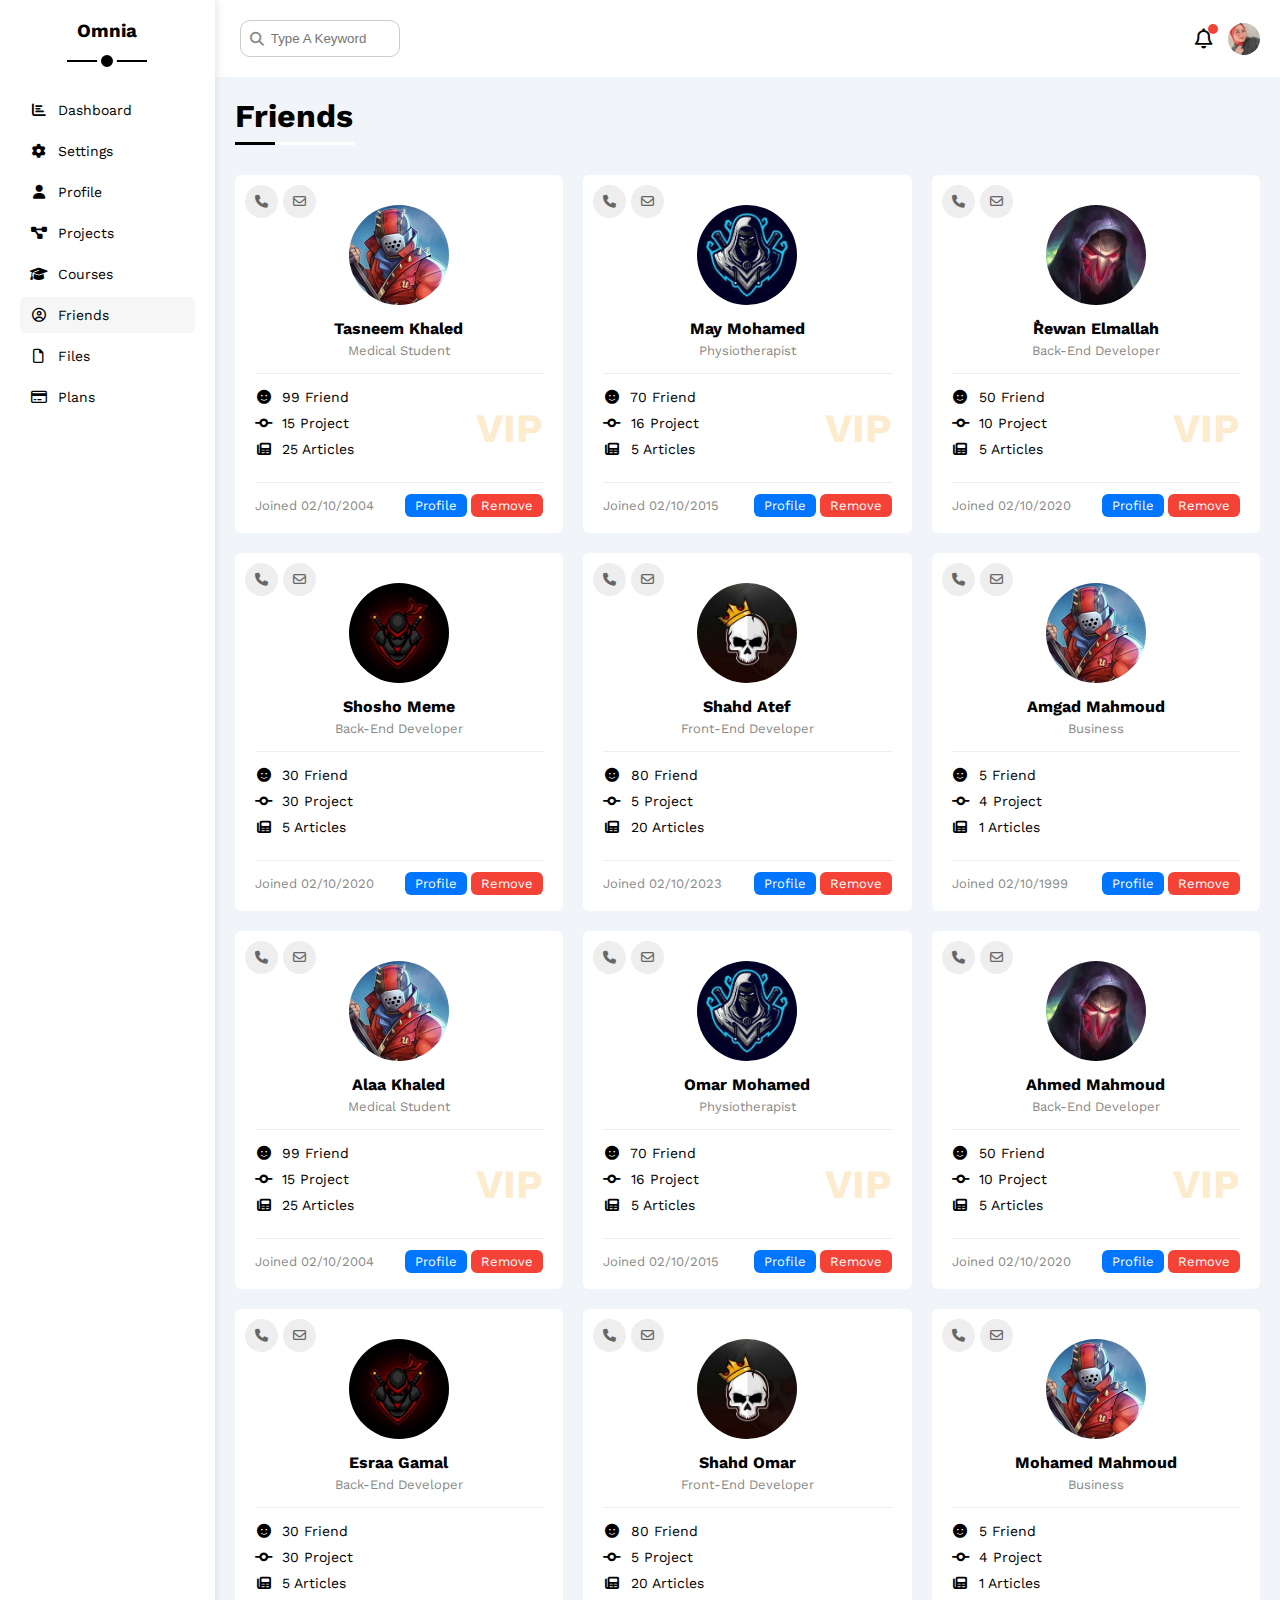
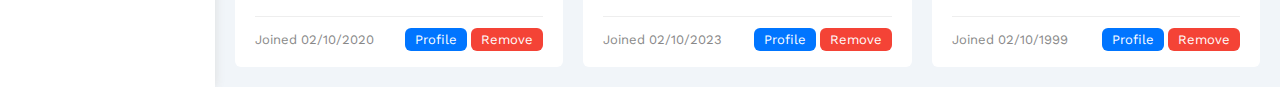
<file: friends.html>
<!DOCTYPE html>
<html lang="en">
<head>
    <meta charset="UTF-8">
    <meta name="viewport" content="width=device-width, initial-scale=1.0">
    <link rel="stylesheet" href="css/all.min.css">                                                                                                                                       
    <link rel="stylesheet" href="css/framework.css">
    <link rel="stylesheet" href="css/master.css">  
    <link rel="preconnect" href="https://fonts.googleapis.com">
    <link rel="preconnect" href="https://fonts.googleapis.com">
    <link rel="preconnect" href="https://fonts.gstatic.com" crossorigin>
    <link href="https://fonts.googleapis.com/css2?family=Open+Sans:ital,wght@1,300;1,600;1,700;1,800&family=Work+Sans:ital,wght@0,200;0,400;0,500;0,700;0,800;1,100;1,600&display=swap" rel="stylesheet">
    <title>Friends</title>
</head>
<body>
    <div class="page d-flex">
        <div class="sidebar bg-white p-20 p-relative">
            <h3 class="p-relative txt-c mt-0">Omnia</h3>
            <ul >
                <li>
                    <a class=" d-flex align-center fs-14 c-black rad-6 p-10" href="index.html">
                        <i class="fa-solid fa-chart-bar fa-fw"></i>
                        <span class="c-black">Dashboard</span>
                    </a>
                </li>
                <li>
                    <a class=" d-flex align-center fs-14 c-black rad-6 p-10" href="settings.html">
                        <i class="fa-solid fa-gear fa-fw"></i>
                        <span class="c-black">Settings</span>
                    </a>
                </li>
                <li>
                    <a class=" d-flex align-center fs-14 c-black rad-6 p-10" href="profile.html">
                        <i class="fa-solid fa-user fa-fw"></i>
                        <span class="c-black">Profile</span>
                    </a>
                </li>
                <li>
                    <a class=" d-flex align-center fs-14 c-black rad-6 p-10" href="projects.html">
                        <i class="fa-solid fa-diagram-project fa-fw"></i>
                        <span class="c-black">Projects</span>
                    </a>
                </li>
                <li>
                    <a class=" d-flex align-center fs-14 c-black rad-6 p-10" href="courses.html">
                        <i class="fa-solid fa-graduation-cap fa-fw"></i>
                        <span class="c-black">Courses</span>
                    </a>
                </li>
                <li>
                    <a class="active d-flex align-center fs-14 c-black rad-6 p-10" href="friends.html">
                        <i class="fa-regular fa-circle-user fa-fw"></i>
                        <span class="c-black">Friends</span>
                    </a>
                </li>
                <li>
                    <a class=" d-flex align-center fs-14 c-black rad-6 p-10" href="files.html">
                        <i class="fa-regular fa-file fa-fw"></i>
                        <span class="c-black">Files</span>
                    </a>
                </li>
                <li>
                    <a class=" d-flex align-center fs-14 c-black rad-6 p-10" href="plans.html">
                        <i class="fa-regular fa-credit-card fa-fw"></i>
                        <span class="c-black">Plans</span>
                    </a>
                </li>
            </ul>
        </div>
        <div class="content w-full">

            <!-- start head  -->
            <div class="head  bg-white p-20 between-flex ">
                    <div class="search p-relative">
                        <input class="p-10" type="search" placeholder="Type A Keyword">
                    </div>
                    <div class="icons d-flex align-center" >
                        <span class="notification p-relative">
                            <i class="fa-regular fa-bell fa-lg"></i>
                        </span>                              
                        <img class="rad-half" src="images/omnia-profile.jpg" alt="">
                    </div>
            </div>
            <!-- end head  -->
            <h1 class="p-relative">Friends</h1>
            <div class="friends-page d-grid m-20 gap-20">
                <div class="friend bg-white rad-6 p-20 p-relative">
                    <div class="contact">
                        <i class="fa-solid fa-phone"></i>
                        <i class="fa-regular fa-envelope"></i>
                    </div>
                    <div class="txt-c">
                        <img class="rad-half mt-10 mb-10 w-100 h-100" src="images/friend-01.jpg" alt="">
                        <h4 class="m-0">Tasneem Khaled</h4>
                        <p class="c-grey fs-13 mt-5 mb-0"> Medical Student</p>
                    </div>
                    <div class="icons fs-14 p-relative">
                        <div class="mb-10">
                            <i class="fa-solid fa-face-smile fa-fw"></i>
                            <span>99 Friend</span>
                        </div>
                        <div class="mb-10">
                            <i class="fa-solid fa-code-commit fa-fw fa-fw"></i>
                            <span>15 Project</span>
                        </div>
                        <div class="mb-10">
                            <i class="fa-solid fa-newspaper fa-fw"></i>
                            <span>25 Articles</span>
                        </div>
                        <span class="vip fw-bold c-orange">VIP</span>
                    </div>
                    <div class="info between-flex fs-13">
                        <span class="c-grey"> Joined 02/10/2004</span>
                        <div>
                            <a class="bg-blue c-white btn-shape" href="profile.html">Profile</a>
                            <a class="bg-red c-white btn-shape" href="#">Remove</a>
                        </div>
                    </div> 
                </div>
                <div class="friend bg-white rad-6 p-20 p-relative">
                    <div class="contact">
                        <i class="fa-solid fa-phone"></i>
                        <i class="fa-regular fa-envelope"></i>
                    </div>
                    <div class="txt-c">
                        <img class="rad-half mt-10 mb-10 w-100 h-100" src="images/friend-02.jpg" alt="">
                        <h4 class="m-0">May Mohamed</h4>
                        <p class="c-grey fs-13 mt-5 mb-0"> Physiotherapist</p>
                    </div>
                    <div class="icons fs-14 p-relative">
                        <div class="mb-10">
                            <i class="fa-solid fa-face-smile fa-fw"></i>
                            <span>70 Friend</span>
                        </div>
                        <div class="mb-10">
                            <i class="fa-solid fa-code-commit fa-fw fa-fw"></i>
                            <span>16 Project</span>
                        </div>
                        <div class="mb-10">
                            <i class="fa-solid fa-newspaper fa-fw"></i>
                            <span>5 Articles</span>
                        </div>
                        <span class="vip fw-bold c-orange">VIP</span>
                    </div>
                    <div class="info between-flex fs-13">
                        <span class="c-grey"> Joined 02/10/2015</span>
                        <div>
                            <a class="bg-blue c-white btn-shape" href="profile.html">Profile</a>
                            <a class="bg-red c-white btn-shape" href="#">Remove</a>
                        </div>
                    </div> 
                </div>
                <div class="friend bg-white rad-6 p-20 p-relative">
                    <div class="contact">
                        <i class="fa-solid fa-phone"></i>
                        <i class="fa-regular fa-envelope"></i>
                    </div>
                    <div class="txt-c">
                        <img class="rad-half mt-10 mb-10 w-100 h-100" src="images/friend-03.jpg" alt="">
                        <h4 class="m-0">ٌRewan Elmallah</h4>
                        <p class="c-grey fs-13 mt-5 mb-0"> Back-End Developer</p>
                    </div>
                    <div class="icons fs-14 p-relative">
                        <div class="mb-10">
                            <i class="fa-solid fa-face-smile fa-fw"></i>
                            <span>50 Friend</span>
                        </div>
                        <div class="mb-10">
                            <i class="fa-solid fa-code-commit fa-fw fa-fw"></i>
                            <span>10 Project</span>
                        </div>
                        <div class="mb-10">
                            <i class="fa-solid fa-newspaper fa-fw"></i>
                            <span>5 Articles</span>
                        </div>
                        <span class="vip fw-bold c-orange">VIP</span>
                    </div>
                    <div class="info between-flex fs-13">
                        <span class="c-grey"> Joined 02/10/2020</span>
                        <div>
                            <a class="bg-blue c-white btn-shape" href="profile.html">Profile</a>
                            <a class="bg-red c-white btn-shape" href="#">Remove</a>
                        </div>
                    </div> 
                </div>
                <div class="friend bg-white rad-6 p-20 p-relative">
                    <div class="contact">
                        <i class="fa-solid fa-phone"></i>
                        <i class="fa-regular fa-envelope"></i>
                    </div>
                    <div class="txt-c">
                        <img class="rad-half mt-10 mb-10 w-100 h-100" src="images/friend-04.jpg" alt="">
                        <h4 class="m-0">Shosho Meme</h4>
                        <p class="c-grey fs-13 mt-5 mb-0"> Back-End Developer</p>
                    </div>
                    <div class="icons fs-14 p-relative">
                        <div class="mb-10">
                            <i class="fa-solid fa-face-smile fa-fw"></i>
                            <span>30 Friend</span>
                        </div>
                        <div class="mb-10">
                            <i class="fa-solid fa-code-commit fa-fw fa-fw"></i>
                            <span>30 Project</span>
                        </div>
                        <div class="mb-10">
                            <i class="fa-solid fa-newspaper fa-fw"></i>
                            <span>5 Articles</span>
                        </div>
                    
                    </div>
                    <div class="info between-flex fs-13">
                        <span class="c-grey"> Joined 02/10/2020</span>
                        <div>
                            <a class="bg-blue c-white btn-shape" href="profile.html">Profile</a>
                            <a class="bg-red c-white btn-shape" href="#">Remove</a>
                        </div>
                    </div> 
                </div>
                <div class="friend bg-white rad-6 p-20 p-relative">
                    <div class="contact">
                        <i class="fa-solid fa-phone"></i>
                        <i class="fa-regular fa-envelope"></i>
                    </div>
                    <div class="txt-c">
                        <img class="rad-half mt-10 mb-10 w-100 h-100" src="images/friend-05.jpg" alt="">
                        <h4 class="m-0">Shahd Atef</h4>
                        <p class="c-grey fs-13 mt-5 mb-0"> Front-End Developer</p>
                    </div>
                    <div class="icons fs-14 p-relative">
                        <div class="mb-10">
                            <i class="fa-solid fa-face-smile fa-fw"></i>
                            <span>80 Friend</span>
                        </div>
                        <div class="mb-10">
                            <i class="fa-solid fa-code-commit fa-fw fa-fw"></i>
                            <span>5 Project</span>
                        </div>
                        <div class="mb-10">
                            <i class="fa-solid fa-newspaper fa-fw"></i>
                            <span>20 Articles</span>
                        </div>
                        
                    </div>
                    <div class="info between-flex fs-13">
                        <span class="c-grey"> Joined 02/10/2023</span>
                        <div>
                            <a class="bg-blue c-white btn-shape" href="profile.html">Profile</a>
                            <a class="bg-red c-white btn-shape" href="#">Remove</a>
                        </div>
                    </div> 
                </div>
                <div class="friend bg-white rad-6 p-20 p-relative">
                    <div class="contact">
                        <i class="fa-solid fa-phone"></i>
                        <i class="fa-regular fa-envelope"></i>
                    </div>
                    <div class="txt-c">
                        <img class="rad-half mt-10 mb-10 w-100 h-100" src="images/friend-01.jpg" alt="">
                        <h4 class="m-0">Amgad Mahmoud</h4>
                        <p class="c-grey fs-13 mt-5 mb-0"> Business</p>
                    </div>
                    <div class="icons fs-14 p-relative">
                        <div class="mb-10">
                            <i class="fa-solid fa-face-smile fa-fw"></i>
                            <span>5 Friend</span>
                        </div>
                        <div class="mb-10">
                            <i class="fa-solid fa-code-commit fa-fw fa-fw"></i>
                            <span>4 Project</span>
                        </div>
                        <div class="mb-10">
                            <i class="fa-solid fa-newspaper fa-fw"></i>
                            <span>1 Articles</span>
                        </div>
                        
                    </div>
                    <div class="info between-flex fs-13">
                        <span class="c-grey"> Joined 02/10/1999</span>
                        <div>
                            <a class="bg-blue c-white btn-shape" href="profile.html">Profile</a>
                            <a class="bg-red c-white btn-shape" href="#">Remove</a>
                        </div>
                    </div> 
                </div>
                <div class="friend bg-white rad-6 p-20 p-relative">
                    <div class="contact">
                        <i class="fa-solid fa-phone"></i>
                        <i class="fa-regular fa-envelope"></i>
                    </div>
                    <div class="txt-c">
                        <img class="rad-half mt-10 mb-10 w-100 h-100" src="images/friend-01.jpg" alt="">
                        <h4 class="m-0">Alaa Khaled</h4>
                        <p class="c-grey fs-13 mt-5 mb-0"> Medical Student</p>
                    </div>
                    <div class="icons fs-14 p-relative">
                        <div class="mb-10">
                            <i class="fa-solid fa-face-smile fa-fw"></i>
                            <span>99 Friend</span>
                        </div>
                        <div class="mb-10">
                            <i class="fa-solid fa-code-commit fa-fw fa-fw"></i>
                            <span>15 Project</span>
                        </div>
                        <div class="mb-10">
                            <i class="fa-solid fa-newspaper fa-fw"></i>
                            <span>25 Articles</span>
                        </div>
                        <span class="vip fw-bold c-orange">VIP</span>
                    </div>
                    <div class="info between-flex fs-13">
                        <span class="c-grey"> Joined 02/10/2004</span>
                        <div>
                            <a class="bg-blue c-white btn-shape" href="profile.html">Profile</a>
                            <a class="bg-red c-white btn-shape" href="#">Remove</a>
                        </div>
                    </div> 
                </div>
                <div class="friend bg-white rad-6 p-20 p-relative">
                    <div class="contact">
                        <i class="fa-solid fa-phone"></i>
                        <i class="fa-regular fa-envelope"></i>
                    </div>
                    <div class="txt-c">
                        <img class="rad-half mt-10 mb-10 w-100 h-100" src="images/friend-02.jpg" alt="">
                        <h4 class="m-0">Omar Mohamed</h4>
                        <p class="c-grey fs-13 mt-5 mb-0"> Physiotherapist</p>
                    </div>
                    <div class="icons fs-14 p-relative">
                        <div class="mb-10">
                            <i class="fa-solid fa-face-smile fa-fw"></i>
                            <span>70 Friend</span>
                        </div>
                        <div class="mb-10">
                            <i class="fa-solid fa-code-commit fa-fw fa-fw"></i>
                            <span>16 Project</span>
                        </div>
                        <div class="mb-10">
                            <i class="fa-solid fa-newspaper fa-fw"></i>
                            <span>5 Articles</span>
                        </div>
                        <span class="vip fw-bold c-orange">VIP</span>
                    </div>
                    <div class="info between-flex fs-13">
                        <span class="c-grey"> Joined 02/10/2015</span>
                        <div>
                            <a class="bg-blue c-white btn-shape" href="profile.html">Profile</a>
                            <a class="bg-red c-white btn-shape" href="#">Remove</a>
                        </div>
                    </div> 
                </div>
                <div class="friend bg-white rad-6 p-20 p-relative">
                    <div class="contact">
                        <i class="fa-solid fa-phone"></i>
                        <i class="fa-regular fa-envelope"></i>
                    </div>
                    <div class="txt-c">
                        <img class="rad-half mt-10 mb-10 w-100 h-100" src="images/friend-03.jpg" alt="">
                        <h4 class="m-0">Ahmed Mahmoud</h4>
                        <p class="c-grey fs-13 mt-5 mb-0"> Back-End Developer</p>
                    </div>
                    <div class="icons fs-14 p-relative">
                        <div class="mb-10">
                            <i class="fa-solid fa-face-smile fa-fw"></i>
                            <span>50 Friend</span>
                        </div>
                        <div class="mb-10">
                            <i class="fa-solid fa-code-commit fa-fw fa-fw"></i>
                            <span>10 Project</span>
                        </div>
                        <div class="mb-10">
                            <i class="fa-solid fa-newspaper fa-fw"></i>
                            <span>5 Articles</span>
                        </div>
                        <span class="vip fw-bold c-orange">VIP</span>
                    </div>
                    <div class="info between-flex fs-13">
                        <span class="c-grey"> Joined 02/10/2020</span>
                        <div>
                            <a class="bg-blue c-white btn-shape" href="profile.html">Profile</a>
                            <a class="bg-red c-white btn-shape" href="#">Remove</a>
                        </div>
                    </div> 
                </div>
                <div class="friend bg-white rad-6 p-20 p-relative">
                    <div class="contact">
                        <i class="fa-solid fa-phone"></i>
                        <i class="fa-regular fa-envelope"></i>
                    </div>
                    <div class="txt-c">
                        <img class="rad-half mt-10 mb-10 w-100 h-100" src="images/friend-04.jpg" alt="">
                        <h4 class="m-0">Esraa Gamal</h4>
                        <p class="c-grey fs-13 mt-5 mb-0"> Back-End Developer</p>
                    </div>
                    <div class="icons fs-14 p-relative">
                        <div class="mb-10">
                            <i class="fa-solid fa-face-smile fa-fw"></i>
                            <span>30 Friend</span>
                        </div>
                        <div class="mb-10">
                            <i class="fa-solid fa-code-commit fa-fw fa-fw"></i>
                            <span>30 Project</span>
                        </div>
                        <div class="mb-10">
                            <i class="fa-solid fa-newspaper fa-fw"></i>
                            <span>5 Articles</span>
                        </div>
                    
                    </div>
                    <div class="info between-flex fs-13">
                        <span class="c-grey"> Joined 02/10/2020</span>
                        <div>
                            <a class="bg-blue c-white btn-shape" href="profile.html">Profile</a>
                            <a class="bg-red c-white btn-shape" href="#">Remove</a>
                        </div>
                    </div> 
                </div>
                <div class="friend bg-white rad-6 p-20 p-relative">
                    <div class="contact">
                        <i class="fa-solid fa-phone"></i>
                        <i class="fa-regular fa-envelope"></i>
                    </div>
                    <div class="txt-c">
                        <img class="rad-half mt-10 mb-10 w-100 h-100" src="images/friend-05.jpg" alt="">
                        <h4 class="m-0">Shahd Omar</h4>
                        <p class="c-grey fs-13 mt-5 mb-0"> Front-End Developer</p>
                    </div>
                    <div class="icons fs-14 p-relative">
                        <div class="mb-10">
                            <i class="fa-solid fa-face-smile fa-fw"></i>
                            <span>80 Friend</span>
                        </div>
                        <div class="mb-10">
                            <i class="fa-solid fa-code-commit fa-fw fa-fw"></i>
                            <span>5 Project</span>
                        </div>
                        <div class="mb-10">
                            <i class="fa-solid fa-newspaper fa-fw"></i>
                            <span>20 Articles</span>
                        </div>
                        
                    </div>
                    <div class="info between-flex fs-13">
                        <span class="c-grey"> Joined 02/10/2023</span>
                        <div>
                            <a class="bg-blue c-white btn-shape" href="profile.html">Profile</a>
                            <a class="bg-red c-white btn-shape" href="#">Remove</a>
                        </div>
                    </div> 
                </div>
                <div class="friend bg-white rad-6 p-20 p-relative">
                    <div class="contact">
                        <i class="fa-solid fa-phone"></i>
                        <i class="fa-regular fa-envelope"></i>
                    </div>
                    <div class="txt-c">
                        <img class="rad-half mt-10 mb-10 w-100 h-100" src="images/friend-01.jpg" alt="">
                        <h4 class="m-0">Mohamed Mahmoud</h4>
                        <p class="c-grey fs-13 mt-5 mb-0"> Business</p>
                    </div>
                    <div class="icons fs-14 p-relative">
                        <div class="mb-10">
                            <i class="fa-solid fa-face-smile fa-fw"></i>
                            <span>5 Friend</span>
                        </div>
                        <div class="mb-10">
                            <i class="fa-solid fa-code-commit fa-fw fa-fw"></i>
                            <span>4 Project</span>
                        </div>
                        <div class="mb-10">
                            <i class="fa-solid fa-newspaper fa-fw"></i>
                            <span>1 Articles</span>
                        </div>
                        
                    </div>
                    <div class="info between-flex fs-13">
                        <span class="c-grey"> Joined 02/10/1999</span>
                        <div>
                            <a class="bg-blue c-white btn-shape" href="profile.html">Profile</a>
                            <a class="bg-red c-white btn-shape" href="#">Remove</a>
                        </div>
                    </div> 
                </div>
            </div>
        </div>
    </div>
</body>
</html>
</file>
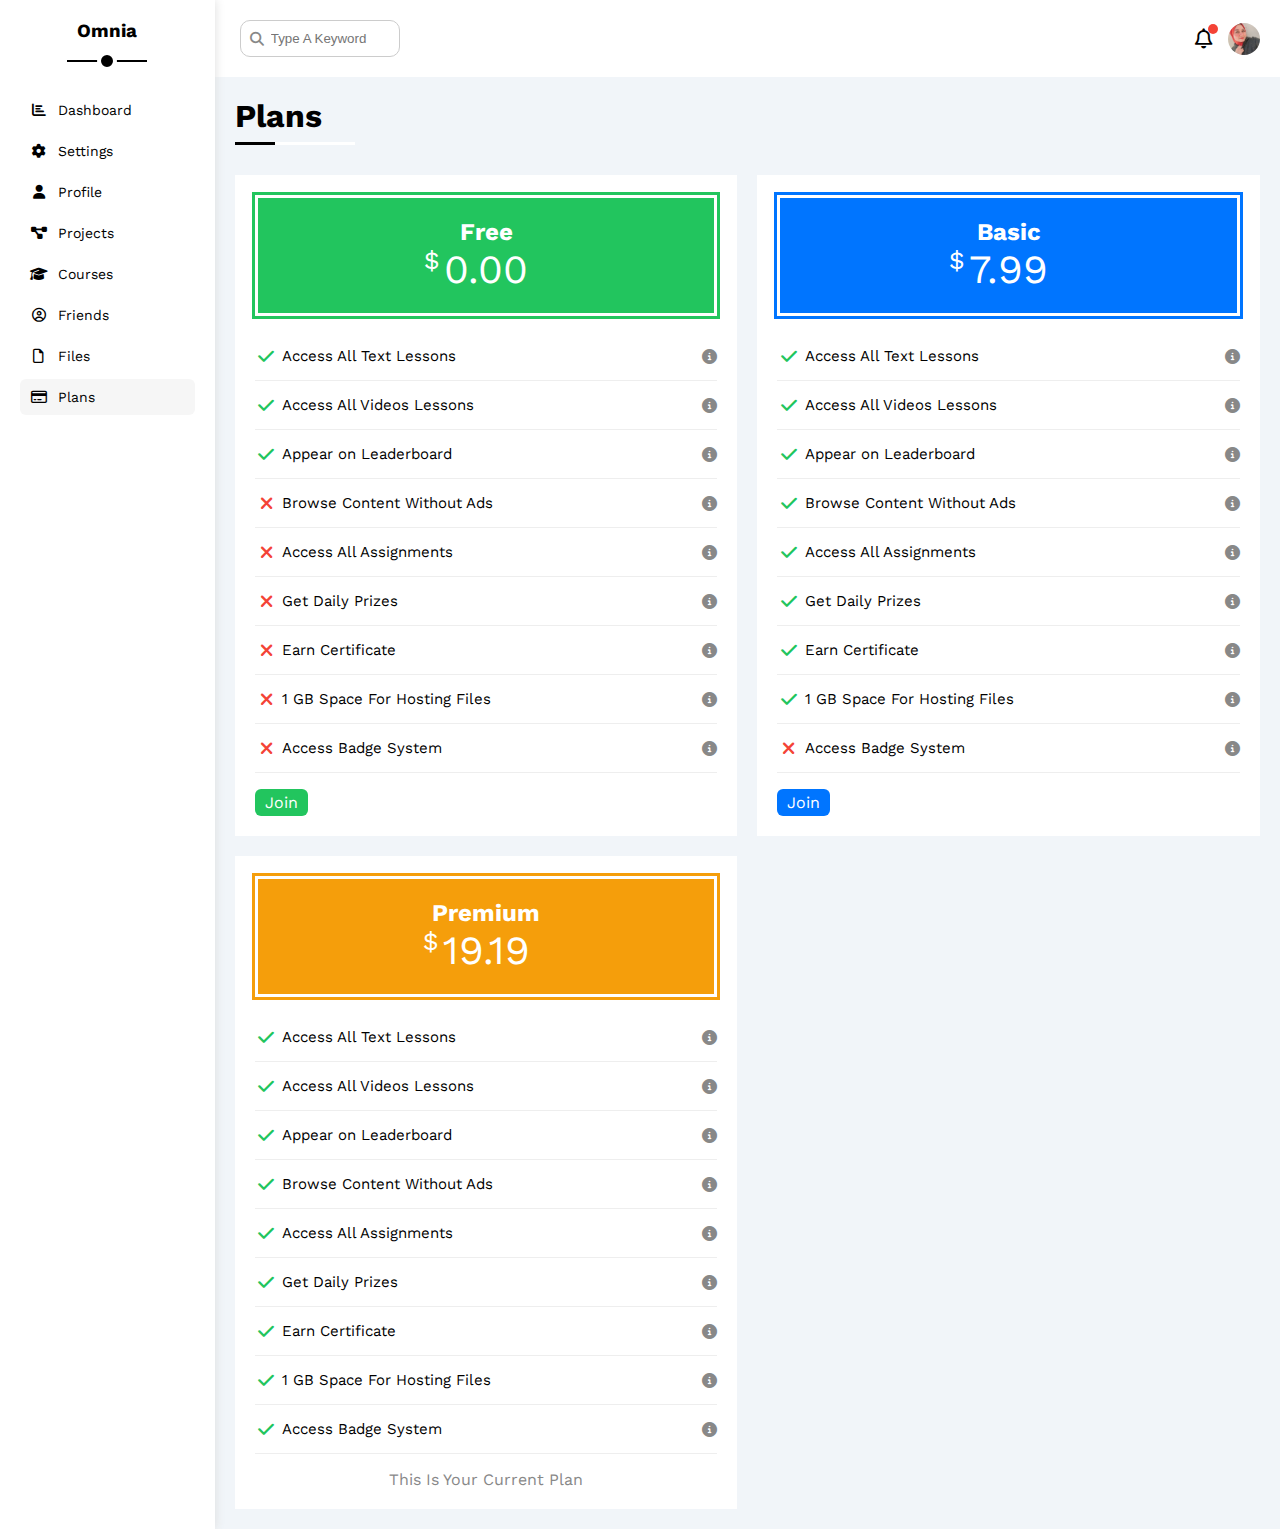
<file: plans.html>
<!DOCTYPE html>
<html lang="en">
<head>
    <meta charset="UTF-8">
    <meta name="viewport" content="width=device-width, initial-scale=1.0">
    <link rel="stylesheet" href="css/all.min.css">                                                                                                                                       
    <link rel="stylesheet" href="css/framework.css">
    <link rel="stylesheet" href="css/master.css">  
    <link rel="preconnect" href="https://fonts.googleapis.com">
    <link rel="preconnect" href="https://fonts.googleapis.com">
    <link rel="preconnect" href="https://fonts.gstatic.com" crossorigin>
    <link href="https://fonts.googleapis.com/css2?family=Open+Sans:ital,wght@1,300;1,600;1,700;1,800&family=Work+Sans:ital,wght@0,200;0,400;0,500;0,700;0,800;1,100;1,600&display=swap" rel="stylesheet">
    <title>Plans</title>
</head>
<body>
    <div class="page d-flex">
        <div class="sidebar bg-white p-20 p-relative">
            <h3 class="p-relative txt-c mt-0">Omnia</h3>
            <ul >
                <li>
                    <a class=" d-flex align-center fs-14 c-black rad-6 p-10" href="index.html">
                        <i class="fa-solid fa-chart-bar fa-fw"></i>
                        <span class="c-black">Dashboard</span>
                    </a>
                </li>
                <li>
                    <a class=" d-flex align-center fs-14 c-black rad-6 p-10" href="settings.html">
                        <i class="fa-solid fa-gear fa-fw"></i>
                        <span class="c-black">Settings</span>
                    </a>
                </li>
                <li>
                    <a class=" d-flex align-center fs-14 c-black rad-6 p-10" href="profile.html">
                        <i class="fa-solid fa-user fa-fw"></i>
                        <span class="c-black">Profile</span>
                    </a>
                </li>
                <li>
                    <a class=" d-flex align-center fs-14 c-black rad-6 p-10" href="projects.html">
                        <i class="fa-solid fa-diagram-project fa-fw"></i>
                        <span class="c-black">Projects</span>
                    </a>
                </li>
                <li>
                    <a class=" d-flex align-center fs-14 c-black rad-6 p-10" href="courses.html">
                        <i class="fa-solid fa-graduation-cap fa-fw"></i>
                        <span class="c-black">Courses</span>
                    </a>
                </li>
                <li>
                    <a class=" d-flex align-center fs-14 c-black rad-6 p-10" href="friends.html">
                        <i class="fa-regular fa-circle-user fa-fw"></i>
                        <span class="c-black">Friends</span>
                    </a>
                </li>
                <li>
                    <a class=" d-flex align-center fs-14 c-black rad-6 p-10" href="files.html">
                        <i class="fa-regular fa-file fa-fw"></i>
                        <span class="c-black">Files</span>
                    </a>
                </li>
                <li>
                    <a class="active d-flex align-center fs-14 c-black rad-6 p-10" href="plans.html">
                        <i class="fa-regular fa-credit-card fa-fw"></i>
                        <span class="c-black">Plans</span>
                    </a>
                </li>
            </ul>
        </div>
        <div class="content w-full">

            <!-- start head  -->
            <div class="head  bg-white p-20 between-flex ">
                    <div class="search p-relative">
                        <input class="p-10" type="search" placeholder="Type A Keyword">
                    </div>
                    <div class="icons d-flex align-center" >
                        <span class="notification p-relative">
                            <i class="fa-regular fa-bell fa-lg"></i>
                        </span>                              
                        <img class="rad-half" src="images/omnia-profile.jpg" alt="">
                    </div>
            </div>
            <!-- end head  -->
            <h1 class="p-relative">Plans</h1>
            <div class="plans-page  d-grid m-20 gap-20">
                <div class="plan green bg-white p-20">
                    <div class="top bg-green txt-c p-20">
                        <h2 class="m-0 c-white ">Free</h2>
                        <div class="price c-white"><span>$</span>0.00</div>
                    </div>
                <ul>
                    <li>
                        <i class="fa-solid fa-check fa-fw yes"></i>
                        <span>Access All Text Lessons</span>
                        <i class="fa-solid fa-circle-info help"></i>
                    </li>
                    <li>
                        <i class="fa-solid fa-check fa-fw yes"></i>
                        <span>Access All Videos Lessons</span>
                        <i class="fa-solid fa-circle-info help"></i>
                    </li>
                    <li>
                        <i class="fa-solid fa-check fa-fw yes"></i>
                        <span>Appear on Leaderboard</span>
                        <i class="fa-solid fa-circle-info help"></i>
                    </li>
                    <li>
                        <i class="fa-solid fa-xmark fa-fw "></i>
                        <span>Browse Content Without Ads</span>
                        <i class="fa-solid fa-circle-info help"></i>
                    </li>
                    <li>
                        <i class="fa-solid fa-xmark fa-fw "></i>
                        <span>Access All Assignments</span>
                        <i class="fa-solid fa-circle-info help"></i>
                    </li>
                    <li>
                        <i class="fa-solid fa-xmark fa-fw "></i>
                        <span>Get Daily Prizes</span>
                        <i class="fa-solid fa-circle-info help"></i>
                    </li>
                    <li>
                        <i class="fa-solid fa-xmark fa-fw "></i>
                        <span>Earn Certificate</span>
                        <i class="fa-solid fa-circle-info help"></i>
                    </li>
                    <li>
                        <i class="fa-solid fa-xmark fa-fw "></i>
                        <span>1 GB Space For Hosting Files</span>
                        <i class="fa-solid fa-circle-info help"></i>
                    </li>
                    <li>
                        <i class="fa-solid fa-xmark fa-fw "></i>
                        <span>Access Badge System </span>
                        <i class="fa-solid fa-circle-info help"></i>
                    </li>
                </ul>
                <a href="#" class="btn-shape bg-green c-white d-block w-fit">Join</a>
                </div>
                <div class="plan blue bg-white p-20">
                    <div class="top bg-blue txt-c p-20">
                        <h2 class="m-0 c-white ">Basic</h2>
                        <div class="price c-white"><span>$</span>7.99</div>
                    </div>
                <ul>
                    <li>
                        <i class="fa-solid fa-check fa-fw yes"></i>
                        <span>Access All Text Lessons</span>
                        <i class="fa-solid fa-circle-info help"></i>
                    </li>
                    <li>
                        <i class="fa-solid fa-check fa-fw yes"></i>
                        <span>Access All Videos Lessons</span>
                        <i class="fa-solid fa-circle-info help"></i>
                    </li>
                    <li>
                        <i class="fa-solid fa-check fa-fw yes"></i>
                        <span>Appear on Leaderboard</span>
                        <i class="fa-solid fa-circle-info help"></i>
                    </li>
                    <li>
                        <i class="fa-solid fa-check fa-fw yes "></i>
                        <span>Browse Content Without Ads</span>
                        <i class="fa-solid fa-circle-info help"></i>
                    </li>
                    <li>
                        <i class="fa-solid fa-check fa-fw yes"></i>
                        <span>Access All Assignments</span>
                        <i class="fa-solid fa-circle-info help"></i>
                    </li>
                    <li>
                        <i class="fa-solid fa-check fa-fw yes"></i>
                        <span>Get Daily Prizes</span>
                        <i class="fa-solid fa-circle-info help"></i>
                    </li>
                    <li>
                        <i class="fa-solid fa-check fa-fw yes"></i>
                        <span>Earn Certificate</span>
                        <i class="fa-solid fa-circle-info help"></i>
                    </li>
                    <li>
                        <i class="fa-solid fa-check fa-fw yes"></i>
                        <span>1 GB Space For Hosting Files</span>
                        <i class="fa-solid fa-circle-info help"></i>
                    </li>
                    <li>
                        <i class="fa-solid fa-xmark fa-fw "></i>
                        <span>Access Badge System </span>
                        <i class="fa-solid fa-circle-info help"></i>
                    </li>
                </ul>
                <a href="#" class="btn-shape bg-blue c-white d-block w-fit">Join</a>
                </div>
                <div class="plan orange bg-white p-20">
                    <div class="top bg-orange txt-c p-20">
                        <h2 class="m-0 c-white ">Premium</h2>
                        <div class="price c-white"><span>$</span>19.19</div>
                    </div>
                <ul>
                    <li>
                        <i class="fa-solid fa-check fa-fw yes"></i>
                        <span>Access All Text Lessons</span>
                        <i class="fa-solid fa-circle-info help"></i>
                    </li>
                    <li>
                        <i class="fa-solid fa-check fa-fw yes"></i>
                        <span>Access All Videos Lessons</span>
                        <i class="fa-solid fa-circle-info help"></i>
                    </li>
                    <li>
                        <i class="fa-solid fa-check fa-fw yes"></i>
                        <span>Appear on Leaderboard</span>
                        <i class="fa-solid fa-circle-info help"></i>
                    </li>
                    <li>
                        <i class="fa-solid fa-check fa-fw yes "></i>
                        <span>Browse Content Without Ads</span>
                        <i class="fa-solid fa-circle-info help"></i>
                    </li>
                    <li>
                        <i class="fa-solid fa-check fa-fw yes"></i>
                        <span>Access All Assignments</span>
                        <i class="fa-solid fa-circle-info help"></i>
                    </li>
                    <li>
                        <i class="fa-solid fa-check fa-fw yes"></i>
                        <span>Get Daily Prizes</span>
                        <i class="fa-solid fa-circle-info help"></i>
                    </li>
                    <li>
                        <i class="fa-solid fa-check fa-fw yes"></i>
                        <span>Earn Certificate</span>
                        <i class="fa-solid fa-circle-info help"></i>
                    </li>
                    <li>
                        <i class="fa-solid fa-check fa-fw yes"></i>
                        <span>1 GB Space For Hosting Files</span>
                        <i class="fa-solid fa-circle-info help"></i>
                    </li>
                    <li>
                        <i class="fa-solid fa-check fa-fw yes"></i>
                        <span>Access Badge System </span>
                        <i class="fa-solid fa-circle-info help"></i>
                    </li>
                </ul>
                <p class="c-grey m-0 txt-c">This Is Your Current Plan</p>
                </div>
            </div>
        </div>
    </div>
</body>
</html>
</file>
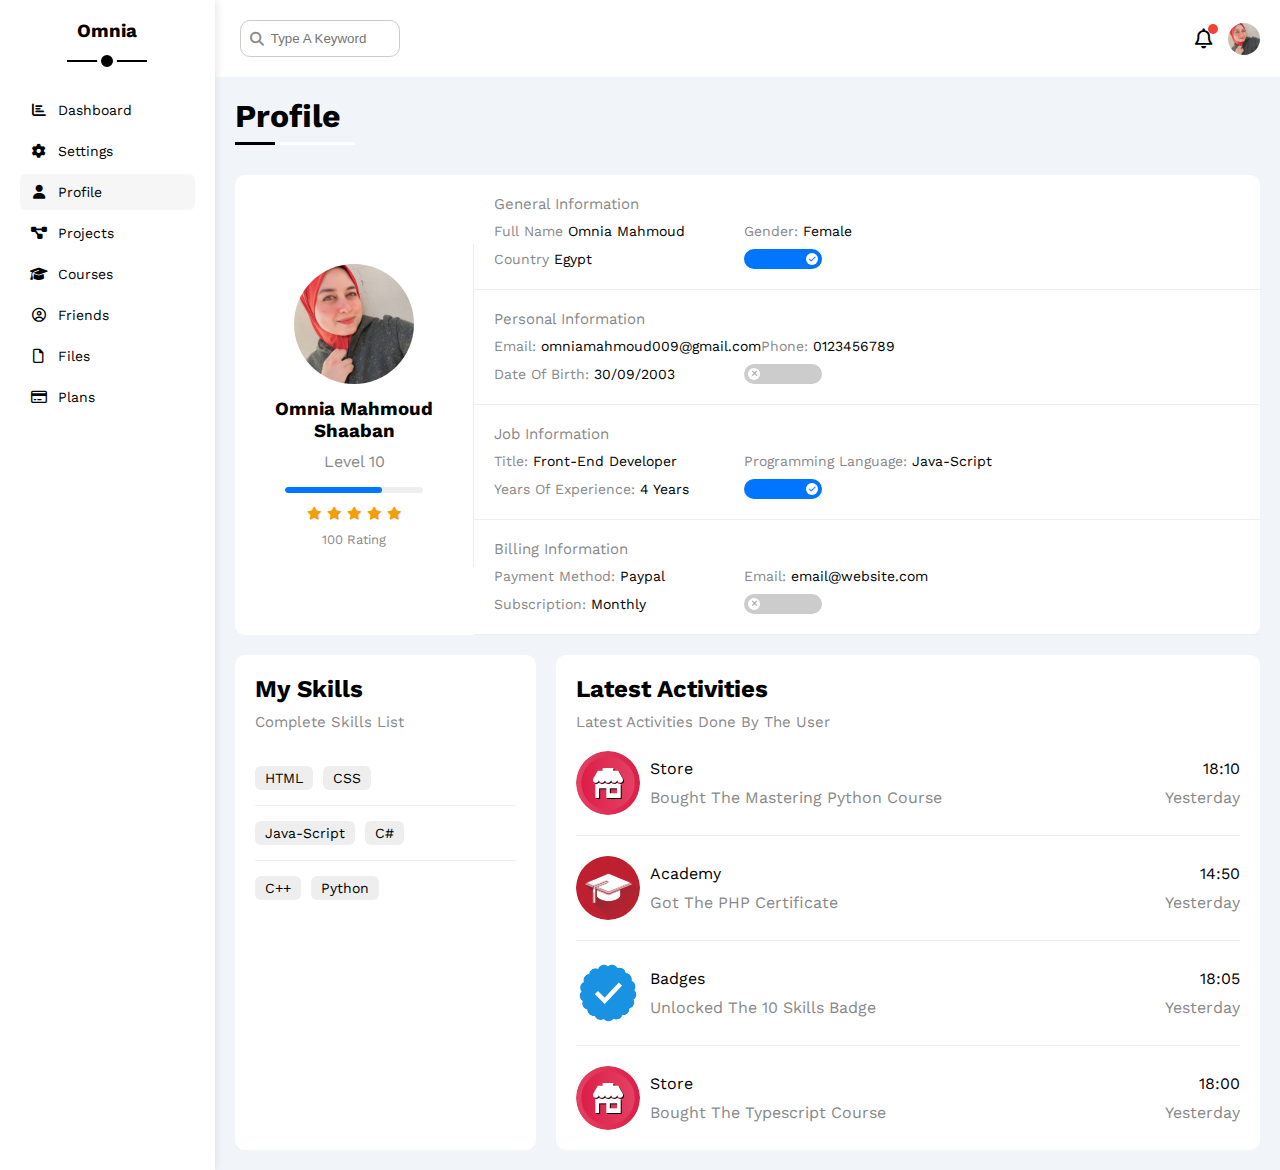
<file: profile.html>
<!DOCTYPE html>
<html lang="en">
<head>
    <meta charset="UTF-8">
    <meta name="viewport" content="width=device-width, initial-scale=1.0">
    <link rel="stylesheet" href="css/all.min.css">                                                                                                                                       
    <link rel="stylesheet" href="css/framework.css">
    <link rel="stylesheet" href="css/master.css">  
    <link rel="preconnect" href="https://fonts.googleapis.com">
    <link rel="preconnect" href="https://fonts.googleapis.com">
    <link rel="preconnect" href="https://fonts.gstatic.com" crossorigin>
    <link href="https://fonts.googleapis.com/css2?family=Open+Sans:ital,wght@1,300;1,600;1,700;1,800&family=Work+Sans:ital,wght@0,200;0,400;0,500;0,700;0,800;1,100;1,600&display=swap" rel="stylesheet">
    <title>Profile</title>
</head>
<body>
    <div class="page d-flex">
        <div class="sidebar bg-white p-20 p-relative">
            <h3 class="p-relative txt-c mt-0">Omnia</h3>
            <ul >
                <li>
                    <a class=" d-flex align-center fs-14 c-black rad-6 p-10" href="index.html">
                        <i class="fa-solid fa-chart-bar fa-fw"></i>
                        <span class="c-black">Dashboard</span>
                    </a>
                </li>
                <li>
                    <a class=" d-flex align-center fs-14 c-black rad-6 p-10" href="settings.html">
                        <i class="fa-solid fa-gear fa-fw"></i>
                        <span class="c-black">Settings</span>
                    </a>
                </li>
                <li>
                    <a class="active d-flex align-center fs-14 c-black rad-6 p-10" href="profile.html">
                        <i class="fa-solid fa-user fa-fw"></i>
                        <span class="c-black">Profile</span>
                    </a>
                </li>
                <li>
                    <a class=" d-flex align-center fs-14 c-black rad-6 p-10" href="projects.html">
                        <i class="fa-solid fa-diagram-project fa-fw"></i>
                        <span class="c-black">Projects</span>
                    </a>
                </li>
                <li>
                    <a class=" d-flex align-center fs-14 c-black rad-6 p-10" href="courses.html">
                        <i class="fa-solid fa-graduation-cap fa-fw"></i>
                        <span class="c-black">Courses</span>
                    </a>
                </li>
                <li>
                    <a class=" d-flex align-center fs-14 c-black rad-6 p-10" href="friends.html">
                        <i class="fa-regular fa-circle-user fa-fw"></i>
                        <span class="c-black">Friends</span>
                    </a>
                </li>
                <li>
                    <a class=" d-flex align-center fs-14 c-black rad-6 p-10" href="files.html">
                        <i class="fa-regular fa-file fa-fw"></i>
                        <span class="c-black">Files</span>
                    </a>
                </li>
                <li>
                    <a class=" d-flex align-center fs-14 c-black rad-6 p-10" href="plans.html">
                        <i class="fa-regular fa-credit-card fa-fw"></i>
                        <span class="c-black">Plans</span>
                    </a>
                </li>
            </ul>
        </div>
        <div class="content w-full">

            <!-- start head  -->
            <div class="head  bg-white p-20 between-flex ">
                    <div class="search p-relative">
                        <input class="p-10" type="search" placeholder="Type A Keyword">
                    </div>
                    <div class="icons d-flex align-center" >
                        <span class="notification p-relative">
                            <i class="fa-regular fa-bell fa-lg"></i>
                        </span>                              
                        <img class="rad-half" src="images/omnia-profile.jpg" alt="">
                    </div>
            </div>
            <!-- end head  -->
            <h1 class="p-relative">Profile</h1>
            <div class="profile-page m-20">
                <!-- start overview -->
                <div class="overview bg-white rad-10 d-flex align-center">
                    <div class="avatar-box txt-c p-20">
                        <img class="rad-half mb-10" src="images/omnia-profile.jpg" alt="">
                        <h3 class="m-0 " >Omnia Mahmoud Shaaban</h3>
                        <p class="c-grey mt-10 "> Level 10</p>
                        <div class="level rad-6 bg-eee p-relative">
                            <span style="width: 70%;"></span>
                        </div>
                        <div class="rating mt-10 mb-10">
                            <i class="fa-solid fa-star c-orange fs-13"></i>
                            <i class="fa-solid fa-star c-orange fs-13"></i>
                            <i class="fa-solid fa-star c-orange fs-13"></i>
                            <i class="fa-solid fa-star c-orange fs-13"></i>
                            <i class="fa-solid fa-star c-orange fs-13"></i>
                        </div>
                        <p class="c-grey m-0 fs-13">100 Rating</p>
                    </div>
                    <div class="info-box w-full txt-c-mobile">
                        <!-- start information row  -->
                        <div class="box p-20 d-flex align-center">
                            <h4 class="c-grey fs-15 m-0 w-full">General Information</h4>
                            <div class="fs-14">
                                <span class="c-grey">Full Name</span>
                                <span>Omnia Mahmoud </span>
                            </div>
                            <div class="fs-14">
                                <span class="c-grey">Gender:</span>
                                <span>Female </span>
                            </div>
                            <div class="fs-14">
                                <span class="c-grey">Country</span>
                                <span>Egypt </span>
                            </div>
                            <div class="fs-14">
                                <label>
                                    <input class="toggle-checkbox " type="checkbox" checked>
                                    <div class="toggle-switch"></div>
                                </label>
                            </div>
                        </div>


                        <div class="box p-20 d-flex align-center">
                            <h4 class="c-grey fs-15 m-0 w-full">Personal Information</h4>
                            <div class="fs-14">
                                <span class="c-grey">Email: </span>
                                <span>omniamahmoud009@gmail.com  </span>
                            </div>
                            <div class="fs-14">
                                <span class="c-grey">Phone: </span>
                                <span>0123456789 </span>
                            </div>
                            <div class="fs-14">
                                <span class="c-grey">Date Of Birth:</span>
                                <span>30/09/2003 </span>
                            </div>
                            <div class="fs-14">
                                <label>
                                    <input class="toggle-checkbox " type="checkbox" >
                                    <div class="toggle-switch"></div>
                                </label>
                            </div>
                        </div>


                        <div class="box p-20 d-flex align-center">
                            <h4 class="c-grey fs-15 m-0 w-full">Job Information</h4>
                            <div class="fs-14">
                                <span class="c-grey">Title:</span>
                                <span>Front-End Developer</span>
                            </div>
                            <div class="fs-14">
                                <span class="c-grey">Programming Language:</span>
                                <span>Java-Script </span>
                            </div>
                            <div class="fs-14">
                                <span class="c-grey">Years Of Experience:</span>
                                <span>4 Years </span>
                            </div>
                            <div class="fs-14">
                                <label>
                                    <input class="toggle-checkbox " type="checkbox" checked>
                                    <div class="toggle-switch"></div>
                                </label>
                            </div>
                        </div>


                        <div class="box p-20 d-flex align-center">
                            <h4 class="c-grey fs-15 m-0 w-full">Billing Information</h4>
                            <div class="fs-14">
                                <span class="c-grey">Payment Method:</span>
                                <span>Paypal</span>
                            </div>
                            <div class="fs-14">
                                <span class="c-grey">Email:</span>
                                <span>email@website.com </span>
                            </div>
                            <div class="fs-14">
                                <span class="c-grey">Subscription:</span>
                                <span>Monthly </span>
                            </div>
                            <div class="fs-14">
                                <label>
                                    <input class="toggle-checkbox " type="checkbox" >
                                    <div class="toggle-switch"></div>
                                </label>
                            </div>
                        </div>
                        <!-- end information row  -->

                    </div>
                </div>
                <!-- start overview -->
                <!-- start other data  -->
                <div class="other-data d-flex gap-20">
                    <div class="skills-card p-20 bg-white rad-10 mt-20">
                        <h2 class="mt-0 mb-10">My Skills</h2>
                        <p class="mt-0 mb-20 c-grey fs-15">Complete Skills List</p>
                        <ul class="m-0 txt-c-mobile">
                            <li><span class="btn-shape">HTML</span> <span class="btn-shape">CSS</span> </li>
                            <li><span class="btn-shape">Java-Script</span> <span class="btn-shape">C#</span></li>
                            <li><span class="btn-shape">C++</span> <span class="btn-shape">Python</span></li>
                        </ul>
                    </div>
                    <div class="activities  p-20 bg-white rad-10 mt-20">
                        <h2 class="mt-0 mb-10">Latest Activities</h2>
                        <p class="mt-0 mb-20 c-grey fs-15">Latest Activities Done By The User</p>
                        <div class="activity d-flex align-center txt-c-mobile">
                            <img src="images/activity-01.png" alt="">
                            <div class="info">
                                <span class="d-block mb-10">Store</span>
                                <span class="c-grey">Bought The Mastering Python Course</span>
                            </div>
                            <div class="date">
                                <span class="d-block mb-10">18:10</span>
                                <span class="c-grey">Yesterday</span>
                            </div>
                        </div>
                        <div class="activity d-flex align-center txt-c-mobile">
                            <img src="images/activity-02.png" alt="">
                            <div class="info">
                                <span class="d-block mb-10">Academy</span>
                                <span class="c-grey">Got The PHP Certificate</span>
                            </div>
                            <div class="date">
                                <span class="d-block mb-10">14:50</span>
                                <span class="c-grey">Yesterday</span>
                            </div>
                        </div>
                        <div class="activity d-flex align-center txt-c-mobile">
                            <img src="images/activity-03.png" alt="">
                            <div class="info">
                                <span class="d-block mb-10">Badges</span>
                                <span class="c-grey">Unlocked The 10 Skills Badge</span>
                            </div>
                            <div class="date">
                                <span class="d-block mb-10">18:05</span>
                                <span class="c-grey">Yesterday</span>
                            </div>
                        </div>
                        <div class="activity d-flex align-center txt-c-mobile">
                            <img src="images/activity-01.png" alt="">
                            <div class="info">
                                <span class="d-block mb-10">Store</span>
                                <span class="c-grey">Bought The Typescript Course</span>
                            </div>
                            <div class="date">
                                <span class="d-block mb-10">18:00</span>
                                <span class="c-grey">Yesterday</span>
                            </div>
                        </div>
                    </div>
                </div>
                <!-- end other data  -->
            </div>
        </div>
    </div>
</body>
</html>
</file>
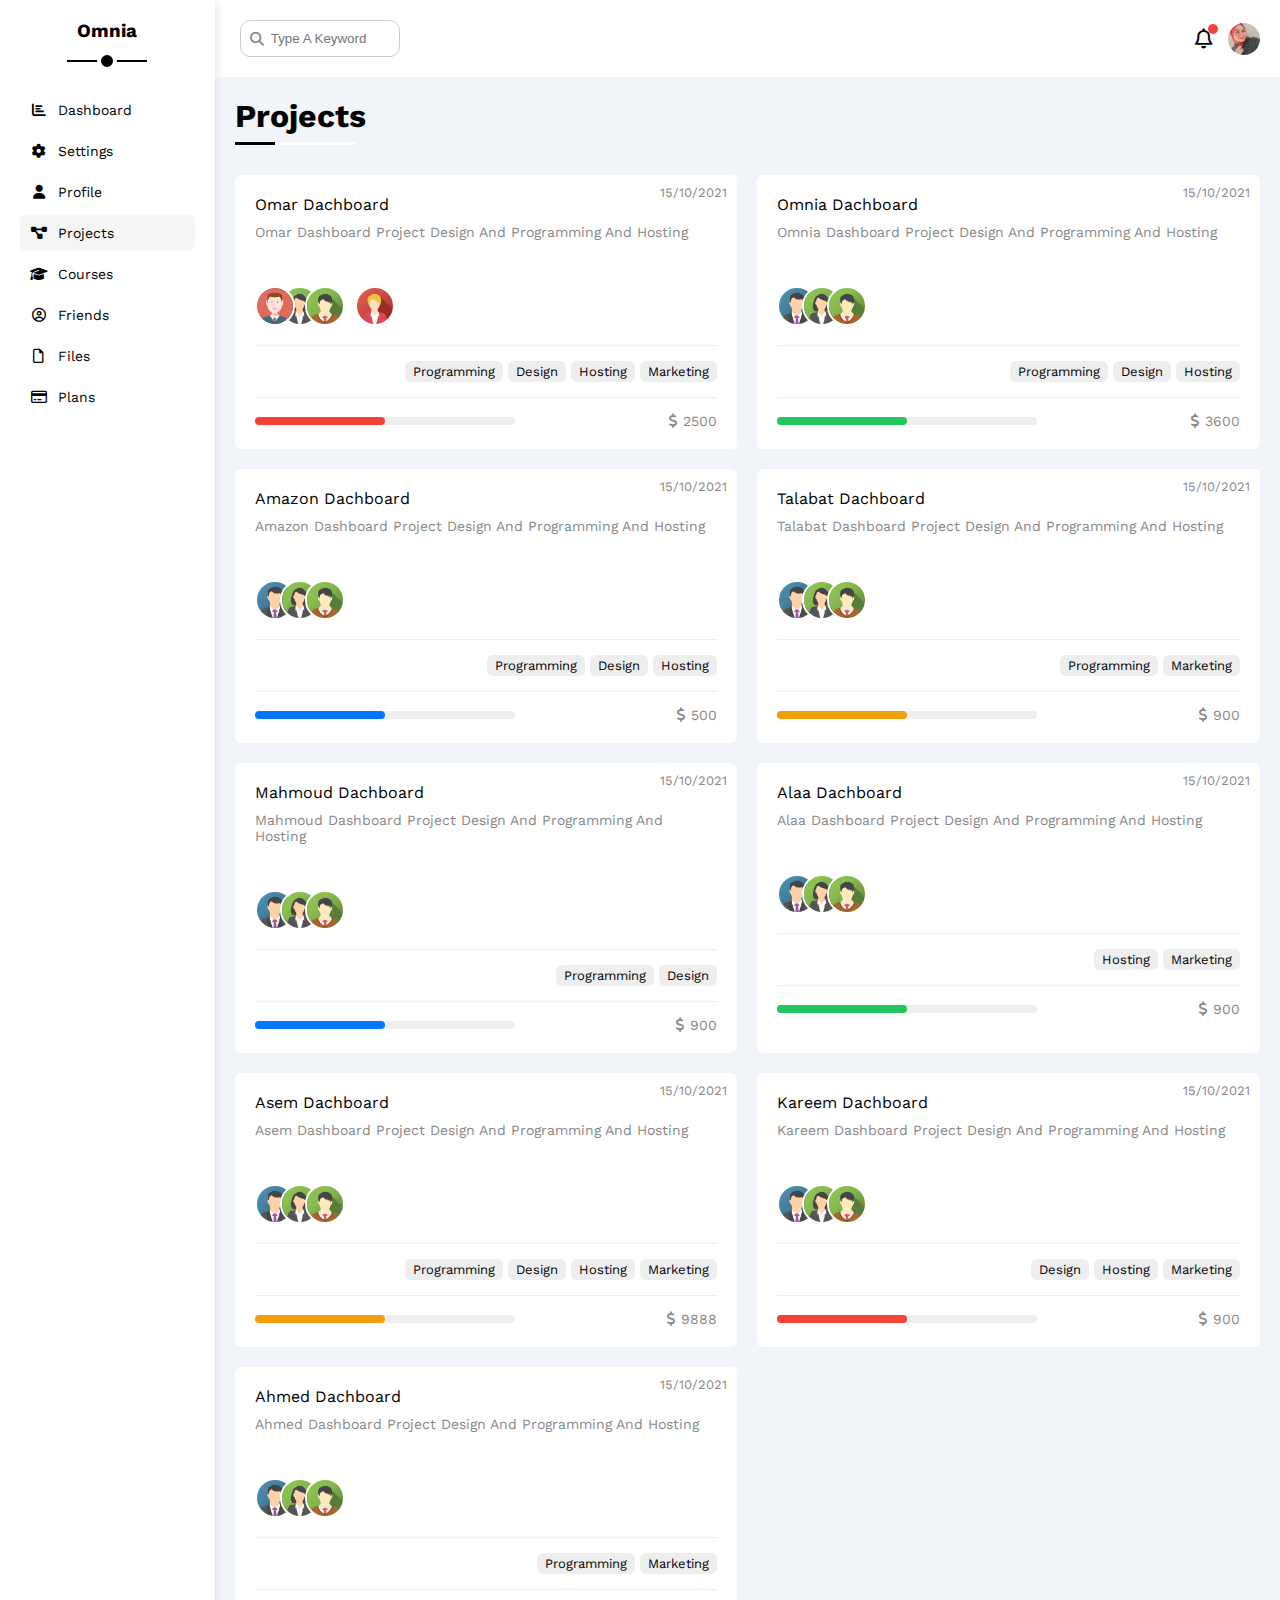
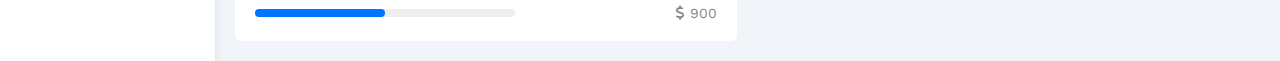
<file: projects.html>
<!DOCTYPE html>
<html lang="en">
<head>
    <meta charset="UTF-8">
    <meta name="viewport" content="width=device-width, initial-scale=1.0">
    <link rel="stylesheet" href="css/all.min.css">                                                                                                                                       
    <link rel="stylesheet" href="css/framework.css">
    <link rel="stylesheet" href="css/master.css">  
    <link rel="preconnect" href="https://fonts.googleapis.com">
    <link rel="preconnect" href="https://fonts.googleapis.com">
    <link rel="preconnect" href="https://fonts.gstatic.com" crossorigin>
    <link href="https://fonts.googleapis.com/css2?family=Open+Sans:ital,wght@1,300;1,600;1,700;1,800&family=Work+Sans:ital,wght@0,200;0,400;0,500;0,700;0,800;1,100;1,600&display=swap" rel="stylesheet">
    <title>Projects</title>
</head>
<body>
    <div class="page d-flex">
        <div class="sidebar bg-white p-20 p-relative">
            <h3 class="p-relative txt-c mt-0">Omnia</h3>
            <ul >
                <li>
                    <a class=" d-flex align-center fs-14 c-black rad-6 p-10" href="index.html">
                        <i class="fa-solid fa-chart-bar fa-fw"></i>
                        <span class="c-black">Dashboard</span>
                    </a>
                </li>
                <li>
                    <a class=" d-flex align-center fs-14 c-black rad-6 p-10" href="settings.html">
                        <i class="fa-solid fa-gear fa-fw"></i>
                        <span class="c-black">Settings</span>
                    </a>
                </li>
                <li>
                    <a class=" d-flex align-center fs-14 c-black rad-6 p-10" href="profile.html">
                        <i class="fa-solid fa-user fa-fw"></i>
                        <span class="c-black">Profile</span>
                    </a>
                </li>
                <li>
                    <a class="active d-flex align-center fs-14 c-black rad-6 p-10" href="projects.html">
                        <i class="fa-solid fa-diagram-project fa-fw"></i>
                        <span class="c-black">Projects</span>
                    </a>
                </li>
                <li>
                    <a class=" d-flex align-center fs-14 c-black rad-6 p-10" href="courses.html">
                        <i class="fa-solid fa-graduation-cap fa-fw"></i>
                        <span class="c-black">Courses</span>
                    </a>
                </li>
                <li>
                    <a class=" d-flex align-center fs-14 c-black rad-6 p-10" href="friends.html">
                        <i class="fa-regular fa-circle-user fa-fw"></i>
                        <span class="c-black">Friends</span>
                    </a>
                </li>
                <li>
                    <a class=" d-flex align-center fs-14 c-black rad-6 p-10" href="files.html">
                        <i class="fa-regular fa-file fa-fw"></i>
                        <span class="c-black">Files</span>
                    </a>
                </li>
                <li>
                    <a class=" d-flex align-center fs-14 c-black rad-6 p-10" href="plans.html">
                        <i class="fa-regular fa-credit-card fa-fw"></i>
                        <span class="c-black">Plans</span>
                    </a>
                </li>
            </ul>
        </div>
        <div class="content w-full">

            <!-- start head  -->
            <div class="head  bg-white p-20 between-flex ">
                    <div class="search p-relative">
                        <input class="p-10" type="search" placeholder="Type A Keyword">
                    </div>
                    <div class="icons d-flex align-center" >
                        <span class="notification p-relative">
                            <i class="fa-regular fa-bell fa-lg"></i>
                        </span>                              
                        <img class="rad-half" src="images/omnia-profile.jpg" alt="">
                    </div>
            </div>
            <!-- end head  -->
            <h1 class="p-relative">Projects</h1>
            <div class="projects-page d-grid m-20 gap-20">
                <div class="project bg-white p-20 rad-6 p-relative">
                    <span class="date fs-13 c-grey">15/10/2021</span>
                    <h4 class="m-0">Omar Dachboard</h4>
                    <p class="c-grey mt-10 mb-10 fs-14">Omar Dashboard Project Design And Programming And Hosting</p>
                    <div class="team">
                        <a href="#"><img src="images/team-01.png" alt=""></a>
                        <a href="#"><img src="images/team-02.png" alt=""></a>
                        <a href="#"><img src="images/team-03.png" alt=""></a>
                        <a href="#"><img src="images/avatar.png" alt=""></a>
                        <a href="#"><img src="images/team-05.png" alt=""></a>
                    </div>
                    <div class="do d-flex">
                        <span class="fs-13 rad-6 bg-eee btn-shape">Programming</span>
                        <span class="fs-13 rad-6 bg-eee btn-shape">Design</span>
                        <span class="fs-13 rad-6 bg-eee btn-shape">Hosting</span>
                        <span class="fs-13 rad-6 bg-eee btn-shape">Marketing</span>
                    </div>
                    <div class="info between-flex">
                        <div class="prog bg-eee">
                            <span class="bg-red" style="width: 50%;"></span>
                        </div>
                        <div class="fs-14 c-grey">
                            <i class="fa-solid fa-dollar-sign"></i>
                            2500
                        </div>
                    </div>
                </div>


                <div class="project bg-white p-20 rad-6 p-relative">
                    <span class="date fs-13 c-grey">15/10/2021</span>
                    <h4 class="m-0">Omnia Dachboard</h4>
                    <p class="c-grey mt-10 mb-10 fs-14">Omnia Dashboard Project Design And Programming And Hosting</p>
                    <div class="team">
                        <a href="#"><img src="images/team-01.png" alt=""></a>
                        <a href="#"><img src="images/team-02.png" alt=""></a>
                        <a href="#"><img src="images/team-03.png" alt=""></a>
                    </div>
                    <div class="do d-flex">
                        <span class="fs-13 rad-6 bg-eee btn-shape">Programming</span>
                        <span class="fs-13 rad-6 bg-eee btn-shape">Design</span>
                        <span class="fs-13 rad-6 bg-eee btn-shape">Hosting</span>
                      
                    </div>
                    <div class="info between-flex">
                        <div class="prog bg-eee">
                            <span class="bg-green" style="width: 50%;"></span>
                        </div>
                        <div class="fs-14 c-grey">
                            <i class="fa-solid fa-dollar-sign"></i>
                            3600
                        </div>
                    </div>
                </div>

                <div class="project bg-white p-20 rad-6 p-relative">
                    <span class="date fs-13 c-grey">15/10/2021</span>
                    <h4 class="m-0">Amazon Dachboard</h4>
                    <p class="c-grey mt-10 mb-10 fs-14">Amazon Dashboard Project Design And Programming And Hosting</p>
                    <div class="team">
                        <a href="#"><img src="images/team-01.png" alt=""></a>
                        <a href="#"><img src="images/team-02.png" alt=""></a>
                        <a href="#"><img src="images/team-03.png" alt=""></a>
                    </div>
                    <div class="do d-flex">
                        <span class="fs-13 rad-6 bg-eee btn-shape">Programming</span>
                        <span class="fs-13 rad-6 bg-eee btn-shape">Design</span>
                        <span class="fs-13 rad-6 bg-eee btn-shape">Hosting</span>
                      
                    </div>
                    <div class="info between-flex">
                        <div class="prog bg-eee">
                            <span class="bg-blue" style="width: 50%;"></span>
                        </div>
                        <div class="fs-14 c-grey">
                            <i class="fa-solid fa-dollar-sign"></i>
                            500
                        </div>
                    </div>
                </div>
                <div class="project bg-white p-20 rad-6 p-relative">
                    <span class="date fs-13 c-grey">15/10/2021</span>
                    <h4 class="m-0">Talabat Dachboard</h4>
                    <p class="c-grey mt-10 mb-10 fs-14">Talabat Dashboard Project Design And Programming And Hosting</p>
                    <div class="team">
                        <a href="#"><img src="images/team-01.png" alt=""></a>
                        <a href="#"><img src="images/team-02.png" alt=""></a>
                        <a href="#"><img src="images/team-03.png" alt=""></a>
                    </div>
                    <div class="do d-flex">
                        <span class="fs-13 rad-6 bg-eee btn-shape">Programming</span>
                       
                        <span class="fs-13 rad-6 bg-eee btn-shape">Marketing</span>
                    </div>
                    <div class="info between-flex">
                        <div class="prog bg-eee">
                            <span class="bg-orange" style="width: 50%;"></span>
                        </div>
                        <div class="fs-14 c-grey">
                            <i class="fa-solid fa-dollar-sign"></i>
                            900
                        </div>
                    </div>
                </div>
                <div class="project bg-white p-20 rad-6 p-relative">
                    <span class="date fs-13 c-grey">15/10/2021</span>
                    <h4 class="m-0">Mahmoud Dachboard</h4>
                    <p class="c-grey mt-10 mb-10 fs-14">Mahmoud Dashboard Project Design And Programming And Hosting</p>
                    <div class="team">
                        <a href="#"><img src="images/team-01.png" alt=""></a>
                        <a href="#"><img src="images/team-02.png" alt=""></a>
                        <a href="#"><img src="images/team-03.png" alt=""></a>
                    </div>
                    <div class="do d-flex">
                        <span class="fs-13 rad-6 bg-eee btn-shape">Programming</span>
                        <span class="fs-13 rad-6 bg-eee btn-shape">Design</span>
                      
                    </div>
                    <div class="info between-flex">
                        <div class="prog bg-eee">
                            <span class="bg-blue" style="width: 50%;"></span>
                        </div>
                        <div class="fs-14 c-grey">
                            <i class="fa-solid fa-dollar-sign"></i>
                            900
                        </div>
                    </div>
                </div>
                <div class="project bg-white p-20 rad-6 p-relative">
                    <span class="date fs-13 c-grey">15/10/2021</span>
                    <h4 class="m-0">Alaa Dachboard</h4>
                    <p class="c-grey mt-10 mb-10 fs-14">Alaa Dashboard Project Design And Programming And Hosting</p>
                    <div class="team">
                        <a href="#"><img src="images/team-01.png" alt=""></a>
                        <a href="#"><img src="images/team-02.png" alt=""></a>
                        <a href="#"><img src="images/team-03.png" alt=""></a>
                    </div>
                    <div class="do d-flex">
                       
                        <span class="fs-13 rad-6 bg-eee btn-shape">Hosting</span>
                        <span class="fs-13 rad-6 bg-eee btn-shape">Marketing</span>
                    </div>
                    <div class="info between-flex">
                        <div class="prog bg-eee">
                            <span class="bg-green" style="width: 50%;"></span>
                        </div>
                        <div class="fs-14 c-grey">
                            <i class="fa-solid fa-dollar-sign"></i>
                            900
                        </div>
                    </div>
                </div>
                <div class="project bg-white p-20 rad-6 p-relative">
                    <span class="date fs-13 c-grey">15/10/2021</span>
                    <h4 class="m-0">Asem Dachboard</h4>
                    <p class="c-grey mt-10 mb-10 fs-14">Asem Dashboard Project Design And Programming And Hosting</p>
                    <div class="team">
                        <a href="#"><img src="images/team-01.png" alt=""></a>
                        <a href="#"><img src="images/team-02.png" alt=""></a>
                        <a href="#"><img src="images/team-03.png" alt=""></a>
                    </div>
                    <div class="do d-flex">
                        <span class="fs-13 rad-6 bg-eee btn-shape">Programming</span>
                        <span class="fs-13 rad-6 bg-eee btn-shape">Design</span>
                        <span class="fs-13 rad-6 bg-eee btn-shape">Hosting</span>
                        <span class="fs-13 rad-6 bg-eee btn-shape">Marketing</span>
                    </div>
                    <div class="info between-flex">
                        <div class="prog bg-eee">
                            <span class="bg-orange" style="width: 50%;"></span>
                        </div>
                        <div class="fs-14 c-grey">
                            <i class="fa-solid fa-dollar-sign"></i>
                            9888
                        </div>
                    </div>
                </div>
                <div class="project bg-white p-20 rad-6 p-relative">
                    <span class="date fs-13 c-grey">15/10/2021</span>
                    <h4 class="m-0">Kareem Dachboard</h4>
                    <p class="c-grey mt-10 mb-10 fs-14">Kareem Dashboard Project Design And Programming And Hosting</p>
                    <div class="team">
                        <a href="#"><img src="images/team-01.png" alt=""></a>
                        <a href="#"><img src="images/team-02.png" alt=""></a>
                        <a href="#"><img src="images/team-03.png" alt=""></a>
                    </div>
                    <div class="do d-flex">
                       
                        <span class="fs-13 rad-6 bg-eee btn-shape">Design</span>
                        <span class="fs-13 rad-6 bg-eee btn-shape">Hosting</span>
                        <span class="fs-13 rad-6 bg-eee btn-shape">Marketing</span>
                    </div>
                    <div class="info between-flex">
                        <div class="prog bg-eee">
                            <span class="bg-red" style="width: 50%;"></span>
                        </div>
                        <div class="fs-14 c-grey">
                            <i class="fa-solid fa-dollar-sign"></i>
                            900
                        </div>
                    </div>
                </div>
                <div class="project bg-white p-20 rad-6 p-relative">
                    <span class="date fs-13 c-grey">15/10/2021</span>
                    <h4 class="m-0">Ahmed Dachboard</h4>
                    <p class="c-grey mt-10 mb-10 fs-14">Ahmed Dashboard Project Design And Programming And Hosting</p>
                    <div class="team">
                        <a href="#"><img src="images/team-01.png" alt=""></a>
                        <a href="#"><img src="images/team-02.png" alt=""></a>
                        <a href="#"><img src="images/team-03.png" alt=""></a>
                    </div>
                    <div class="do d-flex">
                        <span class="fs-13 rad-6 bg-eee btn-shape">Programming</span>
                       
                        <span class="fs-13 rad-6 bg-eee btn-shape">Marketing</span>
                    </div>
                    <div class="info between-flex">
                        <div class="prog bg-eee">
                            <span class="bg-blue" style="width: 50%;"></span>
                        </div>
                        <div class="fs-14 c-grey">
                            <i class="fa-solid fa-dollar-sign"></i>
                            900
                        </div>
                    </div>
                </div>
            </div>
        
        </div>
    </div>
</body>
</html>
</file>
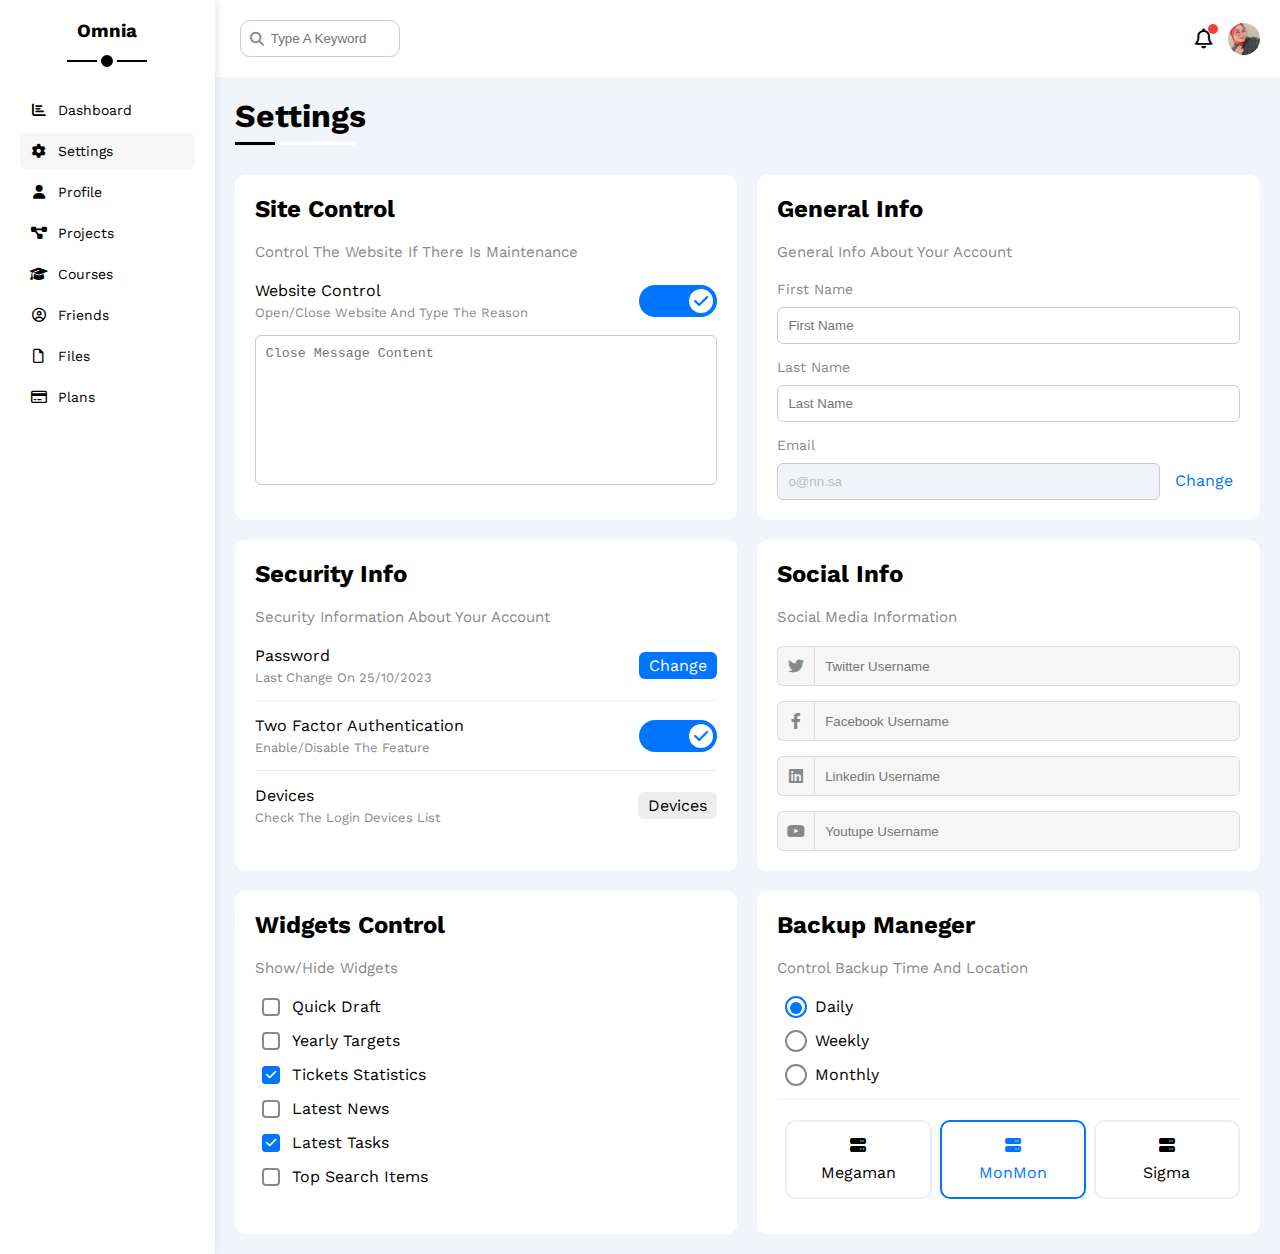
<file: settings.html>
<!DOCTYPE html>
<html lang="en">
<head>
    <meta charset="UTF-8">
    <meta name="viewport" content="width=device-width, initial-scale=1.0">
    <link rel="stylesheet" href="css/all.min.css">                                                                                                                                       
    <link rel="stylesheet" href="css/framework.css">
    <link rel="stylesheet" href="css/master.css">  
    <link rel="preconnect" href="https://fonts.googleapis.com">
    <link rel="preconnect" href="https://fonts.googleapis.com">
    <link rel="preconnect" href="https://fonts.gstatic.com" crossorigin>
    <link href="https://fonts.googleapis.com/css2?family=Open+Sans:ital,wght@1,300;1,600;1,700;1,800&family=Work+Sans:ital,wght@0,200;0,400;0,500;0,700;0,800;1,100;1,600&display=swap" rel="stylesheet">
    <title>Settings</title>
</head>
<body>
    <div class="page d-flex">
        <div class="sidebar bg-white p-20 p-relative">
            <h3 class="p-relative txt-c mt-0">Omnia</h3>
            <ul >
                <li>
                    <a class=" d-flex align-center fs-14 c-black rad-6 p-10" href="index.html">
                        <i class="fa-solid fa-chart-bar fa-fw"></i>
                        <span class="c-black">Dashboard</span>
                    </a>
                </li>
                <li>
                    <a class="active d-flex align-center fs-14 c-black rad-6 p-10" href="settings.html">
                        <i class="fa-solid fa-gear fa-fw"></i>
                        <span class="c-black">Settings</span>
                    </a>
                </li>
                <li>
                    <a class=" d-flex align-center fs-14 c-black rad-6 p-10" href="profile.html">
                        <i class="fa-solid fa-user fa-fw"></i>
                        <span class="c-black">Profile</span>
                    </a>
                </li>
                <li>
                    <a class=" d-flex align-center fs-14 c-black rad-6 p-10" href="projects.html">
                        <i class="fa-solid fa-diagram-project fa-fw"></i>
                        <span class="c-black">Projects</span>
                    </a>
                </li>
                <li>
                    <a class=" d-flex align-center fs-14 c-black rad-6 p-10" href="courses.html">
                        <i class="fa-solid fa-graduation-cap fa-fw"></i>
                        <span class="c-black">Courses</span>
                    </a>
                </li>
                <li>
                    <a class=" d-flex align-center fs-14 c-black rad-6 p-10" href="friends.html">
                        <i class="fa-regular fa-circle-user fa-fw"></i>
                        <span class="c-black">Friends</span>
                    </a>
                </li>
                <li>
                    <a class=" d-flex align-center fs-14 c-black rad-6 p-10" href="files.html">
                        <i class="fa-regular fa-file fa-fw"></i>
                        <span class="c-black">Files</span>
                    </a>
                </li>
                <li>
                    <a class=" d-flex align-center fs-14 c-black rad-6 p-10" href="plans.html">
                        <i class="fa-regular fa-credit-card fa-fw"></i>
                        <span class="c-black">Plans</span>
                    </a>
                </li>
            </ul>
        </div>
        <div class="content w-full">

            <!-- start head  -->
            <div class="head  bg-white p-20 between-flex ">
                    <div class="search p-relative">
                        <input class="p-10" type="search" placeholder="Type A Keyword">
                    </div>
                    <div class="icons d-flex align-center" >
                        <span class="notification p-relative">
                            <i class="fa-regular fa-bell fa-lg"></i>
                        </span>                              
                        <img class="rad-half" src="images/omnia-profile.jpg" alt="">
                    </div>
            </div>
            <!-- end head  -->
            <h1 class="p-relative">Settings</h1>
            <div class="settings-page m-20 d-grid gap-20">
                <!-- start settings box  -->
                <div class="p-20 bg-white rad-10">
                    <div>
                        <h2 class="mt-0 mb-20 ">Site Control</h2>
                        <p class=" mt-0 mb-20 c-grey fs-15"> Control The Website If There Is Maintenance</p>
                        <div class="mb-15 between-flex">
                            <div>
                            <span>Website Control</span>
                            <p class="c-grey mt-5 mb-0 fs-13">Open/Close Website And Type The Reason</p>
                            </div>
                            <div>
                            <label>
                                <input class="toggle-checkbox " type="checkbox" checked>
                                <div class="toggle-switch"></div>
                            </label>
                            </div>
                        </div>
                        <textarea class="close-message b-none p-10 rad-6 d-block w-full " placeholder="Close Message Content"></textarea>

                    </div>
                </div>
            <!-- end settings box  -->
            <!-- start settings box  -->
            <div class="p-20 bg-white rad-10">
                <div>
                    <h2 class="mt-0 mb-20 ">General Info</h2>
                    <p class=" mt-0 mb-20 c-grey fs-15">General Info About Your Account</p>
                    <div class="mb-15">
                        <label class="fs-14 c-grey d-block mb-10" for="first">First Name</label>
                        <input class="b-none border-ccc p-10 rad-6 d-block w-full" type="text" id="first" placeholder="First Name">
                    </div> 
                    <div class="mb-15">
                        <label class="fs-14 c-grey d-block mb-10" for="last">Last Name</label>
                        <input class="b-none border-ccc p-10 rad-6 d-block w-full" type="text" id="last" placeholder="Last Name">
                    </div> 
                    <div>
                        <label class="fs-14 c-grey d-block mb-10" for="email">Email</label>
                        <input class="email b-none border-ccc p-10 rad-6 w-full mr-10" type="email" id="email" value="o@nn.sa" disabled>
                        <a class="c-blue" href="#">Change</a>
                    </div> 
                </div>
            </div>
        <!-- end settings box  -->
        <!-- start settings box  -->
        <div class="p-20 bg-white rad-10">
                <h2 class="mt-0 mb-20 ">Security Info</h2>
                <p class=" mt-0 mb-20 c-grey fs-15">Security Information About Your Account </p>
                <div class="sec-box mb-15 between-flex">
                    <div>
                        <span>Password</span>
                        <p class="c-grey mt-5 mb-0 fs-13">Last Change On 25/10/2023</p>
                    </div>
                    <a class=" button btn-shape bg-blue c-white" href="#">Change</a>
                </div>


                <div class="sec-box mb-15 between-flex">
                    <div>
                        <span>Two Factor Authentication </span>
                        <p class="c-grey mt-5 mb-0 fs-13">Enable/Disable The Feature</p>
                    </div>
                    <label>
                        <input class="toggle-checkbox " type="checkbox" checked>
                        <div class="toggle-switch"></div>
                    </label>
                </div>


                <div class="sec-box  between-flex">
                    <div>
                        <span>Devices</span>
                        <p class="c-grey mt-5 mb-0 fs-13">Check The Login Devices List</p>
                    </div>
                    <a class="btn-shape bg-eee c-black" href="#">Devices</a>
                </div>
        </div>
        <!-- end settings box  -->
        <!-- start settings box  -->
        <div class="social-boxes p-20 bg-white rad-10">
            <h2 class="mt-0 mb-20 ">Social Info</h2>
            <p class=" mt-0 mb-20 c-grey fs-15">Social Media Information </p>
            <div class="d-flex align-center mb-15">
                <i class="fa-brands fa-twitter center-flex c-grey"></i>
                <input class="w-full" type="text" placeholder="Twitter Username">
            </div>
            <div class="d-flex align-center mb-15">
                <i class="fa-brands fa-facebook-f center-flex c-grey"></i>
                <input class="w-full" type="text" placeholder="Facebook Username">
            </div>
            <div class="d-flex align-center mb-15">
                <i class="fa-brands fa-linkedin center-flex c-grey"></i>
                <input class="w-full" type="text" placeholder="Linkedin Username">
            </div>
            <div class="d-flex align-center ">
                <i class="fa-brands fa-youtube center-flex c-grey"></i>
                <input class="w-full" type="text" placeholder="Youtupe Username">
            </div>
        </div>
        <!-- end settings box  -->
        <!-- start settings box  -->
        <div class="widgets-control p-20 bg-white rad-10">
            <h2 class="mt-0 mb-20 ">Widgets Control</h2>
            <p class=" mt-0 mb-20 c-grey fs-15">Show/Hide Widgets </p>
            <div class="control d-flex align-center mb-15">
                <input type="checkbox" id="one">
                <label for="one">Quick Draft</label>
            </div>
            <div class="control d-flex align-center mb-15">
                <input type="checkbox" id="two">
                <label for="two">Yearly Targets</label>
            </div>
            <div class="control d-flex align-center mb-15">
                <input type="checkbox" id="three" checked>
                <label for="three">Tickets Statistics</label>
            </div>
            <div class="control d-flex align-center mb-15">
                <input type="checkbox" id="four">
                <label for="four">Latest News</label>
            </div>
            <div class="control d-flex align-center mb-15">
                <input type="checkbox" id="five" checked>
                <label for="five">Latest Tasks</label>
            </div>
            <div class="control d-flex align-center ">
                <input type="checkbox" id="six">
                <label for="six">Top Search Items</label>
            </div>
        </div>
        <!-- end settings box  -->
        <!-- start settings box  -->
        <div class="backup-control p-20 bg-white rad-10">
            <h2 class="mt-0 mb-20 ">Backup Maneger</h2>
            <p class=" mt-0 mb-20 c-grey fs-15">Control Backup Time And Location </p>
            <div class="date d-flex align-center mb-15">
                <input type="radio" name="time" id="daily" checked>
                <label for="daily">Daily</label>
            </div>
            <div class="date d-flex align-center mb-15">
                <input type="radio" name="time" id="Weekly">
                <label for="Weekly">Weekly</label>
            </div>
            <div class="date d-flex align-center mb-15">
                <input type="radio" name="time" id="Monthly">
                <label for="Monthly">Monthly</label>
            </div>
            <div class="servers d-flex align-center txt-c">
                <input type="radio" name="servers" id="server-one">
                <div class="server mb-15 rad-10 w-full">
                    <label class="d-block m-15" for="server-one">
                        <i class="fa-solid fa-server d-block mb-10"></i>
                        Megaman
                    </label>
                </div>
                <input type="radio" name="servers" id="server-two" checked>
                <div class="server mb-15 rad-10 w-full">
                    <label class="d-block m-15" for="server-two" >
                        <i class="fa-solid fa-server d-block mb-10"></i>
                        MonMon
                    </label>
                </div>
                <input type="radio" name="servers" id="server-three">
                <div class="server mb-15 rad-10 w-full">
                    <label class="d-block m-15" for="server-three">
                        <i class="fa-solid fa-server d-block mb-10"></i>
                        Sigma
                    </label>
                </div>
            </div>
        </div>
        <!-- end settings box  -->
        
    </div>
    </div>
    </div>
</body>
</html>
</file>
<file: css/framework.css>
/* start box  */
.d-flex{
    display: flex;
}
.d-grid {
    display: grid;
}
.gap-20 {
    gap: 20px;
}
.align-center{
    align-items: center;
}
.center-flex {
    display: flex;
    justify-content: center;
    align-items: center;
}
.f-wrap{
    flex-wrap: wrap;
}
.p-absolute{
    position: absolute;
}
/* end box  */
/* start padding + margin  */
.p-10{
    padding: 10px;
}
.p-15{
    padding: 15px;
}
.p-20{
    padding: 20px;
}
.pt-10{
    padding-top: 10px;
}
.pt-15{
    padding-top: 15px;
}
.pt-20{
    padding-top: 20px;
}
.pb-10{
    padding-bottom: 10px;
}
.pb-15{
    padding-bottom: 15px;
}
.pb-20{
    padding-bottom: 20px;
}
.pl-15{
    padding-left: 15px;
}
.m-15{
    margin: 15px;
}
.m-20{
    margin: 20px;
}
.mt-0{
    margin-top: 0;
}
.mt-5{
    margin-top: 5px;
}
.mt-10{
    margin-top: 10px;
}
.mt-15{
    margin-top: 15px;
}
.mt-20{
    margin-top: 20px;
}
.mt-25{
    margin-top: 25px;
}
.mb-0{
    margin-bottom: 0;
}
.mb-5{
    margin-bottom: 5px;
}
.mb-10{
    margin-bottom: 10px;
}

.mb-15{
    margin-bottom: 15px;
}
.mb-20{
    margin-bottom: 20px;
}
.mb-25{
    margin-bottom: 25px;
}

.mr-10{
    margin-right: 10px;
}

.mr-15 {
    margin-right: 15px;
}
/* end padding + margin  */
/* start color  */
.bg-white{
    background-color: white;
}
.c-black{
    color: black;
} 
.c-orange{
    color: var(--orange-color);
}
.c-grey{
    color: var( --grey-color);
}
.bg-blue{
    background-color: var(--blue-color);
}
.c-white{
    color: white;
}
.c-blue{
    color: var(--blue-color);
}
.c-green{
    color: var(--green-color);
}
.c-red{
    color: var(--red-color);
}
.bg-red{
    background-color:var(--red-color) ;
}
.bg-green{
    background-color: var(--green-color);
}
.bg-eee{
    background-color: #eee;
}
.bg-orange{
    background-color: var(--orange-color);
}
/* end color  */
/* start position  */
.p-relative{
    position: relative;
}
/* end position  */
/* start font  */
.txt-c{
    text-align: center;
}
.fs-13{
    font-size: 13px;
}
.fs-14{
    font-size: 14px;
}
.fs-15{
    font-size: 15px;
}
.fs-25{
    font-size: 25px;
}
.fw-bold{
    font-weight: bold;
}
@media(max-width:767px){
    .txt-c-mobile{
        text-align: center;
    }
}
/* end font  */
/* start border  */

.rad-6{
    border-radius: 6px;
}
.rad-10{
    border-radius: 10px;
}
.rad-half{
    border-radius: 50%;
}
.b-none{
    border: none;
}
.border-ccc{
    border: 1px solid #ccc;
}
.border-eee{
    border: 1px solid #eee;
}
/* end border  */
/* start width  */
.w-full{
    width: 100%;
}
.w-fit{
    width: fit-content;
}
/* end width  */
/* start components  */
.between-flex{
    display: flex;
    align-items:center ;
    justify-content: space-between;
}
.space-between{
    justify-content: space-between;
}
.bg-eee{
    background-color: #eee;
}
.d-block{
    display: block;
}
@media (max-width: 767px) {
    .block-mobile {
        display: block;
    }
    .hide-mobile {
        display: none;
    }
}
.m-0{
    margin: 0;
}
.btn-shape{
    padding: 4px 10px;
    border-radius: 6px;
}
.center-flex{
    display: flex;
    align-items:center ;
    justify-content: center;
}
/* end components  */

/* start image width  */
.w-100{
    width: 100px;
}
.h-100{
    height: 100px;
}
.h-full{
    height: 100%;
}
/* start image width  */
</file>
<file: css/master.css>
:root{
    --blue-color:#0075ff;
    --blue-alt-color:#0d69d5;
    --orange-color:#f59e0b;
    --green-color:#22c55e;
    --red-color:#f44336;
    --grey-color:#888;
}
*{
    box-sizing: border-box;
}
body{
    font-family: "work sans" , sans-serif;
    margin: 0;
    background-color: #e2f0ff;
}
*:focus{
    outline: none;
}
a{ text-decoration: none;
}

ul{
    list-style: none;
    padding: 0;
}
::-webkit-scrollbar{
    width: 15px;
}
/* *********************لما باجي اعمل scroll ************************** */
::-webkit-scrollbar-track{
    background-color: white;
}
::-webkit-scrollbar-thumb{
    background-color: var(--blue-color);
}
::-webkit-scrollbar-thumb:hover{
    background-color: var(--blue-alt-color);
}
/* ******************************************************************** */
::-webkit-scrollbar {
    width: 15px;
}
::-webkit-scrollbar-track {
    background-color: white;
}
::-webkit-scrollbar-thumb {
    background-color: var(--blue-color);
}
::-webkit-scrollbar-thumb:hover {
    background-color: var(--blue-alt-color);
}
.page {
    background-color: #f1f5f9;
    min-height: 100vh;
}
/* start sidebar  */
.sidebar{
width: 250px;
box-shadow: 0 0 10px #ddd;
}
.sidebar > h3 {
    margin-bottom: 50px;
}
.sidebar > h3::before {
    content: "";
    background-color: black;
    width: 80px;
    height: 2px;
    position: absolute;
    bottom: -20px;
    transform: translateX(-50%);
    left: 50%;
}
.sidebar > h3::after {
    content: "";
    background-color: black;
    width: 12px;
    height: 12px;
    position: absolute;
    bottom: -29px;
    border-radius: 50%;
    border: 4px solid white;
    left: 50%;
    transform: translateX(-50%);
}

.sidebar ul li a:hover , 
.sidebar ul li a.active{
    background-color: #f6f6f6;
}
.sidebar ul li a {
    transition: 0.3s;
    margin-bottom: 5px;
}
.sidebar ul li  a span{
    font-size: 14px;
    margin-left: 10px;
}
@media (max-width: 767px){
    .sidebar{
        width: 58px;
        padding: 10px;
    }
    .sidebar > h3{
        font-size: 13px ;
        margin-bottom: 15px;
    }
    .sidebar > h3::before,
    .sidebar > h3::after{
        display: none;
    }
    .sidebar ul li a span {
        display: none
    };
    
}
/* end sidebar  */
/* start content  */
.content{
overflow: hidden;
/* margin-top: 15px; */
}
.head .search::before{
    font-family: var(--fa-style-family-classic);
    content: "\f002";
    font-weight: 900;
    position: absolute;
    left: 15px;
    top: 50%;
    transform: translateY(-50%);
    font-size: 14px;
    color: var(--grey-color);
}
.head .search input{
border: 1px solid #ccc;
border-radius: 10px;
margin-left: 5px;
padding-left: 30px;
width: 160px;
transition: 0.3s;
}
.head .search input:focus{
    width: 200px;

}
.head .search input:focus::placeholder{
    opacity: 0;
}
.head .icons .notification::before{
    content: " ";
    position: absolute;
    width: 10px;
    height: 10px;
    background-color: var(--red-color);
    border-radius: 50%;
    right: -5px;
    top: -5px;
}
.head .icons img{
    width: 32px;
    height: 32px;
    margin-left:15px;
}
.page h1{
    margin: 20px 20px 40px;
}
.page h1::before,
.page h1::after{
    content: "";
    height: 3px;
    position: absolute;
    bottom: -10px;
    left: 0;
}
.page h1::before{
    background-color: white;
    width: 120px;
}
.page h1::after{
    background-color: black;
    width: 40px;
}
.wrapper{
    grid-template-columns: repeat(auto-fill ,minmax(450px , 1fr)) ;
    margin-left: 20px;
    margin-right: 20px;
}

@media(max-width:767px){
    .txt-c-mobile{
        text-align: center;
    }
}

@media(max-width:767px){
    .wrapper{
        grid-template-columns: minmax(200px , 1fr) ;
        margin-left: 10px;
        margin-right: 10px;
        gap: 10px;
    }
}
/* end content  */
/* start welcome widget */
.welcome{
    overflow: hidden;
}
.welcome .intro img{
    width: 170px;
    margin-bottom: -10px;
}
.welcome .avatar{
    width: 64px;
    height: 64px;
    border: 2px solid white;
    border-radius: 50%;
    padding: 2px;
    box-shadow: 0 0 5px #ddd;
    margin-left: 20px;
    margin-top: -32px;
}
.welcome .body{
    border-top: 1px solid #eee;
    border-bottom: 1px solid #eee;
}
.welcome .body > div{
    flex: 1;
}
.welcome .visit{
    margin: 0 15px 15px auto;
    transition: 0.3s;
}
.welcome .visit:hover{
    background-color: var(--blue-alt-color);
}
@media(max-width:767px){
    .welcome .intro{
        padding-bottom: 30px;

    }
    .welcome .avatar{
        margin-left: 0;
    }
    .welcome .body > div:not(:last-child){
        margin-bottom: 20px;
    }
    .welcome .visit{
        margin: 0 15px 15px 20px;
        
    }
}
/* end welcome widget */
/* start quick draft widget   */
.quick-draft textarea{
    resize: none;
    min-height: 180px;
}
.quick-draft .save{
    margin-left: auto;
    transition: 0.3s;
    cursor: pointer;
}
.quick-draft .save:hover{
    background-color: var(--blue-alt-color);
}
/* end quick draft widget   */
/* start targets  */
.targets .target-row .icon{
        width: 80px;
        height: 80px;
        margin-right: 15px;
}
.targets .details{
    flex: 1;
}
.targets .details .progress{
height: 4px;
}
.targets .details .progress > span {
    position: absolute;
    left: 0;
    top: 0;
    height: 100%;
}
.targets .details .progress > span span {
    position: absolute;
    bottom: 16px;
    right: -16px;
    color: white;
    padding: 2px 5px;
    border-radius: 6px;
    font-size: 13px;
}

.targets .details .progress > span span::after {
    content: "";
    border-color: transparent;
    border-width: 5px;
    border-style: solid;
    position: absolute;
    bottom: -10px;
    left: 50%;
    transform: translateX(-50%);
}
.targets .details .progress > .blue span::after {
    border-top-color: var(--blue-color);
}
.targets .details .progress > .orange span::after {
    border-top-color: var(--orange-color);
}
.targets .details .progress > .green span::after {
    border-top-color: var(--green-color);
}
.blue .icon,
.blue .progress {
    background-color: rgb(0 117 255 / 20%);
}
.orange .icon,
.orange .progress {
    background-color: rgb(245 158 11 / 20%);
}
.green .icon,
.green .progress {
    background-color: rgb(34 197 94 / 20%);
}
/* end targets  */
/* start tickets  */
.tickets .box{
border: 1px solid #ccc;
width: calc(50% - 10px);
}
@media(max-width : 767px){
    .tickets .box{
width: 100%;
    }
}
/* end tickets  */
/* start latest-news  */
.latest-news .news-row:not(:last-of-type){
    margin-bottom: 20px;
    padding-bottom: 20px;
    border-bottom: 1px solid #eee;
}
.latest-news .news-row img{
    width: 100px;
    margin-right: 15px;
    border-radius: 6px;
}
.latest-news .info {
    flex-grow: 1;
}
.latest-news .info  h3 {
    margin: 0 0 6px;
    font-size: 16px;
}
@media(max-width:767px){
    .latest-news .news-row{
        display: block;
    }
    .latest-news .news-row .label{
        margin: 10px auto;
        width: fit-content;
    }
}
/* end latest-news  */
/* start tasks  */
.tasks .task-row:not(:last-of-type){
    margin-bottom: 15px;
    padding-bottom: 15px;
    border-bottom: 1px solid #eee;
}
.tasks .info{
    flex-grow: 1;
}
.tasks .done{
    opacity: 0.3;
}
.tasks .done h3,
.tasks .done p {
    text-decoration: line-through;
}
.tasks .delete{
    cursor: pointer;
    transition: 0.3s;
}
.tasks .delete:hover {
    color: var(--red-color);
}
/* end tasks  */
/* start latest uploads  */
.latest-uploads ul li:not(:last-child){
    border-bottom: 1px solid #eee;
}
.latest-uploads ul li img{
    width: 40px;
    height: 40px;
}
/* end latest uploads  */
/* start last project  */
.last-project ul::before{
    content: "";
    position: absolute;
    width: 2px;
    height: 100%;
    left: 11px;
    background-color: var(--blue-color);
}
.last-project ul li::before{
content: "";
width: 20px;
height: 20px;
display: block;
border-radius: 50%;
background-color: white;
border: 2px solid white;
outline: 2px solid var(--blue-color);
margin-right: 15px;
z-index: 1;
}
.last-project ul  .done::before{
    background-color: var(--blue-color);
}
.last-project ul  .current::before{
    animation:  change-color 0.8s infinite alternate;
}
.last-project .launch-icon{
position: absolute;
width: 160px;
right: 0;
bottom: 0;
opacity: 0.1;
}

/* end last project  */
/* start reminders  */
.reminders ul li .key {
    width: 15px;
    height: 15px;
}
.reminders ul li > .blue {
    border-left:2px solid var(--blue-color) ;
}
.reminders ul li > .green {
    border-left:2px solid var(--green-color) ;
}
.reminders ul li > .orange {
    border-left:2px solid var(--orange-color) ;
}
.reminders ul li > .red {
    border-left:2px solid var(--red-color) ;
}
/* end reminders  */
/* start latest posts  */
.latest-post .avatar{
    width: 48px;
    height: 48px;
}
.latest-post .post-content{
    text-transform: capitalize;
    line-height: 1.8;
    border-top: 1px solid #eee;
    border-bottom: 1px solid #eee;
    min-height: 140px;
}
/* end latest posts  */

/* start social media  */

.social-media .box{
padding-left: 70px;
}
.social-media .box i{
    position: absolute;
    left: 0;
    top: 0;
    width: 52px;
    transition: 0.3s;
}
.social-media .box i:hover{
    transform: rotate(5deg);
}
.social-media .twitter{
    background-color: rgb(29 161 242 / 20%);
    color:#1da1f2 ;
}
.social-media .twitter i,
.social-media .twitter a{
    background-color: #1da1f2 ;
}


.social-media .facebook{
    background-color: rgba(147, 214, 255, 0.2);
    color:var(--blue-color) ;
}
.social-media .facebook i,
.social-media .facebook a{
    background-color: var(--blue-color) ;
}


.social-media .youtube{
    background-color:rgb(255, 210, 210);
    color:var(--red-color) ;
}
.social-media .youtube i,
.social-media .youtube a{
    background-color:var(--red-color);
}


.social-media .linkedin{
    background-color: rgba(73, 182, 250, 0.2);
    color: #2f6e95 ;
}
.social-media .linkedin i,
.social-media .linkedin a{
    background-color: #2f6e95 ;
}
/* end social media  */
/* start projects table  */
.projects .responsive-table{
    overflow-x: auto;
}
.projects table{
    min-width: 1000px;
    border-spacing: 0;
}
.projects thead td{
    background-color: #eee;
    font-weight: bold;
}
.projects table td {
    padding: 15px;
}
.projects tbody td{
    border-bottom: 1px solid #eee;
    border-left: 1px solid #eee;
    transition: 0.3s;
}
.projects tbody tr:hover td{
    background-color: #FAF7F7;
}
.projects table tbody tr td:last-child{
    border-right: 1px solid #eee;
}

.projects table img {
    width:  32px ;
    height: 32px;
    border-radius: 50%;
    padding: 2px;
    background-color: white;
}
.projects table img:not(:first-child){
    margin-left: -20px;
}
.projects table  .label{
    font-size: 13px;
}
/* end projects table  */
/* start settings  */
.toggle-checkbox{
-webkit-appearance:none;
appearance: none;
display: none;
}
.toggle-switch{
background-color: #ccc;
width: 78px;
height: 32px;
border-radius: 16px;
position: relative;
transition: 0.3s;
cursor: pointer;
}
.toggle-switch::before{
font-family: var(--fa-style-family-classic);
content: "\f00d";
font-weight: 900;
background-color: white;
width: 24px;
height: 24px;
position: absolute;
border-radius: 50%;
top: 4px;
left: 4px;
display: flex;
align-items: center;
justify-content: center;
color: #aaa;
/* transition: 0.3s; */
}
.toggle-checkbox:checked + .toggle-switch{
    background-color: var(--blue-color);
}
.toggle-checkbox:checked + .toggle-switch::before{
    content: "\f00c";
left: 50px;
color: var(--blue-color);
}
.settings-page {
    grid-template-columns: repeat(auto-fill, minmax(500px,1fr)) ;
}
@media(max-width :767px){
.settings-page{
    grid-template-columns: minmax(100px, 1fr);
    margin-left: 10px;
    margin-right: 10px;
    gap: 10px;
}
}
.settings-page .close-message {
    border: 1px solid #ccc;
    resize: none;
    min-height: 150px;
}
.settings-page .email{
    display: inline-flex;
    width: calc(100% - 80px);
}
.settings-page .sec-box{
padding-bottom: 15px;
}
.settings-page .sec-box .button{
    transition: 0.3s;
}
.settings-page .sec-box .button:hover{
    background-color: var(--blue-alt-color);
}
.settings-page .sec-box:not(:last-of-type){
    border-bottom: 1px solid #eee;
}
.settings-page .social-boxes i{
width: 40px;
height: 40px;
background-color: #f6f6f6;
border: 1px solid #ddd;
border-right: none;
border-radius: 6px 0 0 6px ;
transition: 0.3s;
}
.settings-page .social-boxes input{
height: 40px;
background-color: #f6f6f6;
border: 1px solid #ddd;
padding-left: 10px;
border-radius: 0 6px 6px 0;

}
.settings-page .social-boxes > div:focus-within i {
    color: black;
}
.widgets-control .control input[type ="checkbox"]{
    -webkit-appearance: none;
    appearance: none;
}
.settings-page :disabled{
    cursor: no-drop;
    background-color: #f0f4f8;
    color: #bbb;
}
.widgets-control .control label{
    padding-left: 30px;
    cursor: pointer;
    position: relative;
}
.widgets-control .control label::before{
    content: "";
    position: absolute;
    left: 0;
    top: 50%;
    width: 14px;
    height: 14px;
    border: 2px solid var(--grey-color);
    border-radius: 4px;
    margin-top: -9px;
}
.widgets-control .control label:hover::before{
border-color: var(--blue-alt-color);
}
.widgets-control .control label::after{
    font-family: var(--fa-style-family-classic);
    content: "\f00c";
    font-weight: 900;
    position: absolute;
    left: 0;
    top: 50%;
    margin-top: -9px;
    border-radius: 4px;
    background-color: var(--blue-color);
    color: white;
    font-size: 12px;
    width: 18px;
    height: 18px;
    display: flex;
    justify-content: center;
    align-items: center;
    transform: scale(0) rotate(360deg);
    transition: 0.3s;
}
.widgets-control .control input[type ="checkbox"]:checked + label::after{
    transform: scale(1);

}
.backup-control  input[type ="radio"]{
    -webkit-appearance: none;
    appearance: none;
}
.backup-control .date label{
padding-left: 30px;
cursor: pointer;
position: relative;
}
.backup-control .date label::before{
    content: "";
    position: absolute;
    left: 0;
    top: 50%;
    margin-top: -11px;
    width: 18px;
    height: 18px;
    border: 2px solid var(--grey-color);
    border-radius: 50%;
}
.backup-control .date label::after{
    content: "";
    position: absolute;
    left: 5px;
    top:5px;
    width: 12px;
    height: 12px;
    background: var(--blue-color);
    border-radius: 50%;
    transition: 0.3s;
    transform: scale(0);
}
.backup-control .date input[type ="radio"]:checked + label::before{
border-color: var(--blue-color);
}
.backup-control .date input[type ="radio"]:checked + label::after{
transform: scale(1);
}
.backup-control .servers{
border-top: 1px solid #eee ;
padding-top: 20px;
}
@media(max-width:767px){
    .backup-control .servers{
        flex-wrap: wrap;
    }
}
.backup-control .servers .server{
    border: 2px solid #eee;
    position: relative;
}
.backup-control .servers .server label{
    cursor: pointer;
}
@media(max-width:767px){
    .backup-control .servers{
        flex-wrap: wrap;
    }
}
.backup-control .servers input[type ="radio"]:checked + .server{
border-color:  var(--blue-color);
color: var(--blue-color);
}
/* end settings  */
/* start profile page  */
@media(max-width:767px){
.profile-page .overview{
    flex-direction: column;
}
}
.profile-page .avatar-box{
    width: 300px;
    }
@media(min-width:768px){
    .profile-page .avatar-box{
        
        border-right: 1px solid #eee;
        }
}
.profile-page .avatar-box > img{
width: 120px;
height: 120px;
}
.profile-page .avatar-box .level{
height: 6px;
overflow: hidden;
margin: auto;
width: 70%;
}
.profile-page .avatar-box .level span{
    position: absolute;
    left: 0;
    top: 0;
    height: 100%;
    background-color: var(--blue-color);
    border-radius: 6px;
}
.profile-page .info-box .box{
    flex-wrap: wrap;
    border-bottom: 1px solid #eee;
    transition: 0.3s;
}
.profile-page .info-box .box label{
    height: 100%;
    width: 50px;
}
.profile-page .info-box .box:hover{
    background-color: #f9f9f9;
}
.profile-page .info-box .box > div{
    min-width:250px ;
    padding: 10px 0 0; 
}
.profile-page .info-box h4{
    font-weight: normal;
}
@media(max-width:767px){
    .profile-page .info-box .toggle-switch{
        margin: auto;
    }
}
.profile-page .info-box .toggle-switch{
    height: 20px;
}
.profile-page .info-box .toggle-switch::before{
    width: 12px;
    height: 12px;
    font-size: 8px;
}
.profile-page .info-box .toggle-checkbox:checked + .toggle-switch::before{
    left: 62px;
}
.profile-page .skills-card{
flex-grow: 1;
}
.profile-page .skills-card ul li {
padding: 15px 0;
}
.profile-page .skills-card ul li:not(:last-child) {
    border-bottom: 1px solid #eee;
}
.profile-page .skills-card ul li span {
    display: inline-block;
    padding: 4px 10px;
    background-color: #eee;
    border-radius: 6px;
    font-size: 14px;
    color: black;
} 
.profile-page .skills-card ul li span:not(:last-child){
    margin-right: 5px;
}
.profile-page .activities{
    flex-grow: 2;
}
@media(max-width:767px){
    .profile-page .other-data{
        flex-direction: column;
    }
}
.profile-page .activity:not(:last-of-type){
border-bottom: 1px solid #eee;
padding-bottom: 20px;
margin-bottom: 20px;
}
.profile-page .activity img{
    width: 64px;
    height: 64px;
    margin-right: 10px;
    border-radius: 50%;
}
@media(min-width:768px){
.profile-page .activity .date{
    margin-left: auto;
    text-align: right;
}
}
@media(max-width:767px){
    .profile-page .activity {
        flex-direction: column;
    }
    .profile-page .activity img{
        margin-right: 0;
        margin-bottom: 15px;
    }
    .profile-page .activity .date{
        margin-top: 15px;
    }
    }
/* end profile page  */
/* start projects page   */
.projects-page{
    grid-template-columns: repeat(auto-fill, minmax(500px, 1fr));
}
@media(max-width:767px){
.projects-page{
    grid-template-columns:  minmax(200px, 1fr);
    margin-left: 10px;
    margin-right: 10px;
    gap: 10px;
}
}
.projects-page .project .date{
position: absolute;
right: 10px;
top: 10px;
}
.projects-page .project h4{
    font-weight: normal;
}
.projects-page .project .team{
position: relative;
min-height: 80px;

}
.projects-page .project .team a{
position: absolute;
left: 0;
bottom: 0;
}
.projects-page .project .team a:nth-child(2){
left: 25px;
}
.projects-page .project .team a:nth-child(3){
left: 50px;
    
}
.projects-page.project .team a:nth-child(4){
    left: 75px;
}
.projects-page .project .team a:nth-child(5){
    left: 100px;
}
.projects-page .project .team a:hover{
    z-index: 1000;
}

.projects-page .project .team  img{
    width: 40px;
    height: 40px;
    border-radius:50% ;
    border: 2px solid white;
}
.projects-page .project .do{
justify-content: flex-end;
border-top: 1px solid #eee;
padding-top: 15px;
margin-top: 15px;
}
.projects-page .project .do span{
    padding: 3px 8px;
    margin-left: 5px;
    width: fit-content;
}
@media(max-width:767px){
    .projects-page .project .do span:not(:last-child){
        margin-bottom: 15px;
    }
    .projects-page .project .do {
        flex-direction: column;
    }
}
.projects-page .project .info{
    border-top: 1px solid #eee;
    margin-top: 15px;
    padding-top: 15px ;
}
@media(max-width:767px){
    .projects-page .project .info{
        flex-direction: column;
    }
    .projects-page .project .prog{
        margin-bottom: 15px;
    }
    
}
.projects-page .project .prog{
height: 8px;
width: 260px;
position: relative;
border-radius: 6px;
}
.projects-page .project .prog span{
    position: absolute;
    left: 0;
    top: 0;
    height: 100%;
    border-radius: 6px;
}
/* end projects page   */
/* start courses page  */
.courses-page{
    grid-template-columns: repeat(auto-fill, minmax(300px, 1fr));
}
@media(max-width:767px){
.courses-page{
    grid-template-columns:  minmax(200px, 1fr);
    margin-left: 10px;
    margin-right: 10px;
    gap: 10px;
}
}
.courses-page .course{
    overflow: hidden;
}
.courses-page .course .cover{
max-width: 100%;
}
.courses-page .course .instractor{
position: absolute;
width: 64px;
height: 64px;
left: 20px;
top: 20px;
border-radius: 50%;
border: 2px solid white;
}
.courses-page .course .info{
border-top: 1px solid #eee;
font-size: 13px;
}
.courses-page .course .description{
    line-height: 1.6;
}
.courses-page .course .info .title{
    position: absolute;
    top: -13px;
    left: 50%;
    transform: translateX(-50%);
    font-size: 13px;
}
/* end courses page  */
/* start friends page  */
.friends-page{
    grid-template-columns: repeat(auto-fill, minmax(300px, 1fr));
}
@media(max-width:767px){
    .friends-page{
        grid-template-columns:  minmax(200px, 1fr);
        margin-left: 10px;
        margin-right: 10px;
        gap: 10px;
    }
    }
.friends-page .contact{
position: absolute;
left: 10px;
top: 10px;
}
.friends-page .contact i{
    background-color: #eee;
    padding: 10px;
    border-radius: 50%;
    color: #666;
    font-size: 13px;
    cursor: pointer;
    transition: 0.3s;
}
.friends-page .contact i:hover{
    background: var(--blue-color);
    color: white;
}
.friends-page .friend .icons{
    border-top: 1px solid #eee;
    border-bottom: 1px solid #eee;
    margin-top:15px;
    margin-bottom: 15px;
    padding-top: 15px;
    padding-bottom: 15px;
}
.friends-page .friend .icons i{
    margin-right: 5px;
}
.friends-page .friend .icons .vip{
    position: absolute;
    right: 0;
    top: 50%;
    transform: translateY(-50%);
    font-size: 40px;
    opacity: 0.2;
}
/* end friends page  */
/* start file page  */
.files-page{
    flex-direction: row-reverse;
    align-items: flex-start;
}
@media(max-width:767px){
    .files-page{
        flex-direction: column;
        align-items: normal;
    }
}
.files-page .files-stats{
min-width: 260px;
}
.files-page .files-stats .icon{
    width: 40px;
    height: 40px;
    margin-right: 10px;
}
.files-page .files-stats .size{
    margin-left: auto;
}
.files-page .files-stats .blue{
    background-color: rgb(0 117 255 / 20%);
}
.files-page .files-stats .green{
    background-color: rgb(34 197 94 / 20%);
}
.files-page .files-stats .red{
    background-color: rgb(244 67 54 / 20%);
}
.files-page .files-stats .orange{
background-color: rgb(245 158 11 / 20%);
}
.files-page .files-stats .upload{
margin: 15px auto 0;
padding: 10px 15px;
transition: 0.3s;
}
.files-page .files-stats .upload:hover{
    background-color: var(--blue-alt-color);
}
.files-page .files-stats .upload:hover i{
    animation: go-up 0.8s infinite;
}
.files-page .files-content{
flex: 1;
grid-template-columns: repeat(auto-fill , minmax(200px ,1fr));
}

.files-page .files-content img{
width: 64px;
height: 64px;
transition: 0.3s;
}
.files-page .files-content .file:hover img{
transform: rotate(5deg);
}
.files-page .files-content .info{
border-top: 1px solid #eee;
}
/* end file page  */
/* start plans page  */
.plans-page{
    grid-template-columns: repeat(auto-fill, minmax(450px, 1fr));
}
@media(max-width:767px){
    .plans-page{
        grid-template-columns:  minmax(250px, 1fr);
        margin-left: 10px;
        margin-right: 10px;
        gap: 10px;
    }
}
.plans-page .plan .top{
border: 3px solid white;
outline: 3px solid transparent;
}
.plans-page .plan.green .top{
    outline-color:  var(--green-color);
}
.plans-page .plan.blue .top{
    outline-color:  var(--blue-color);

}
.plans-page .plan.orange .top{
    outline-color:  var(--orange-color);
}
.plans-page .plan .price{
position: relative;
font-size: 40px;
width: fit-content;
margin: auto;
}
.plans-page .plan .price span{
position: absolute;
left: -20px;
top: 0;
font-size: 25px;
}
.plans-page .plan ul li{
padding: 15px 0;
display: flex;
align-items: center;
font-size: 15px;
border-bottom: 1px solid#eee;
}
.plans-page .plan ul li .yes{
color: var(--green-color);
}
.plans-page .plan ul li i:not(.yes , .help){
color: var(--red-color);
}
.plans-page .plan ul li i:first-child{
    font-size: 18px;
    margin-right: 5px;
}
.plans-page .plan ul li .help{
    color: var(--grey-color);
    margin-left: auto;
    cursor: pointer;
}
/* end plans page  */
/* start animation  */
@keyframes change-color{
    from{ 
        background-color: var(--blue-color);
    }
    to{
        background-color: white;
    }
}
@keyframes  go-up{
    0%,100%{
        transform: translateY(0);
    }
    50%{
        transform: translateY(-5px);
    }

}
/* end animation  */
</file>
